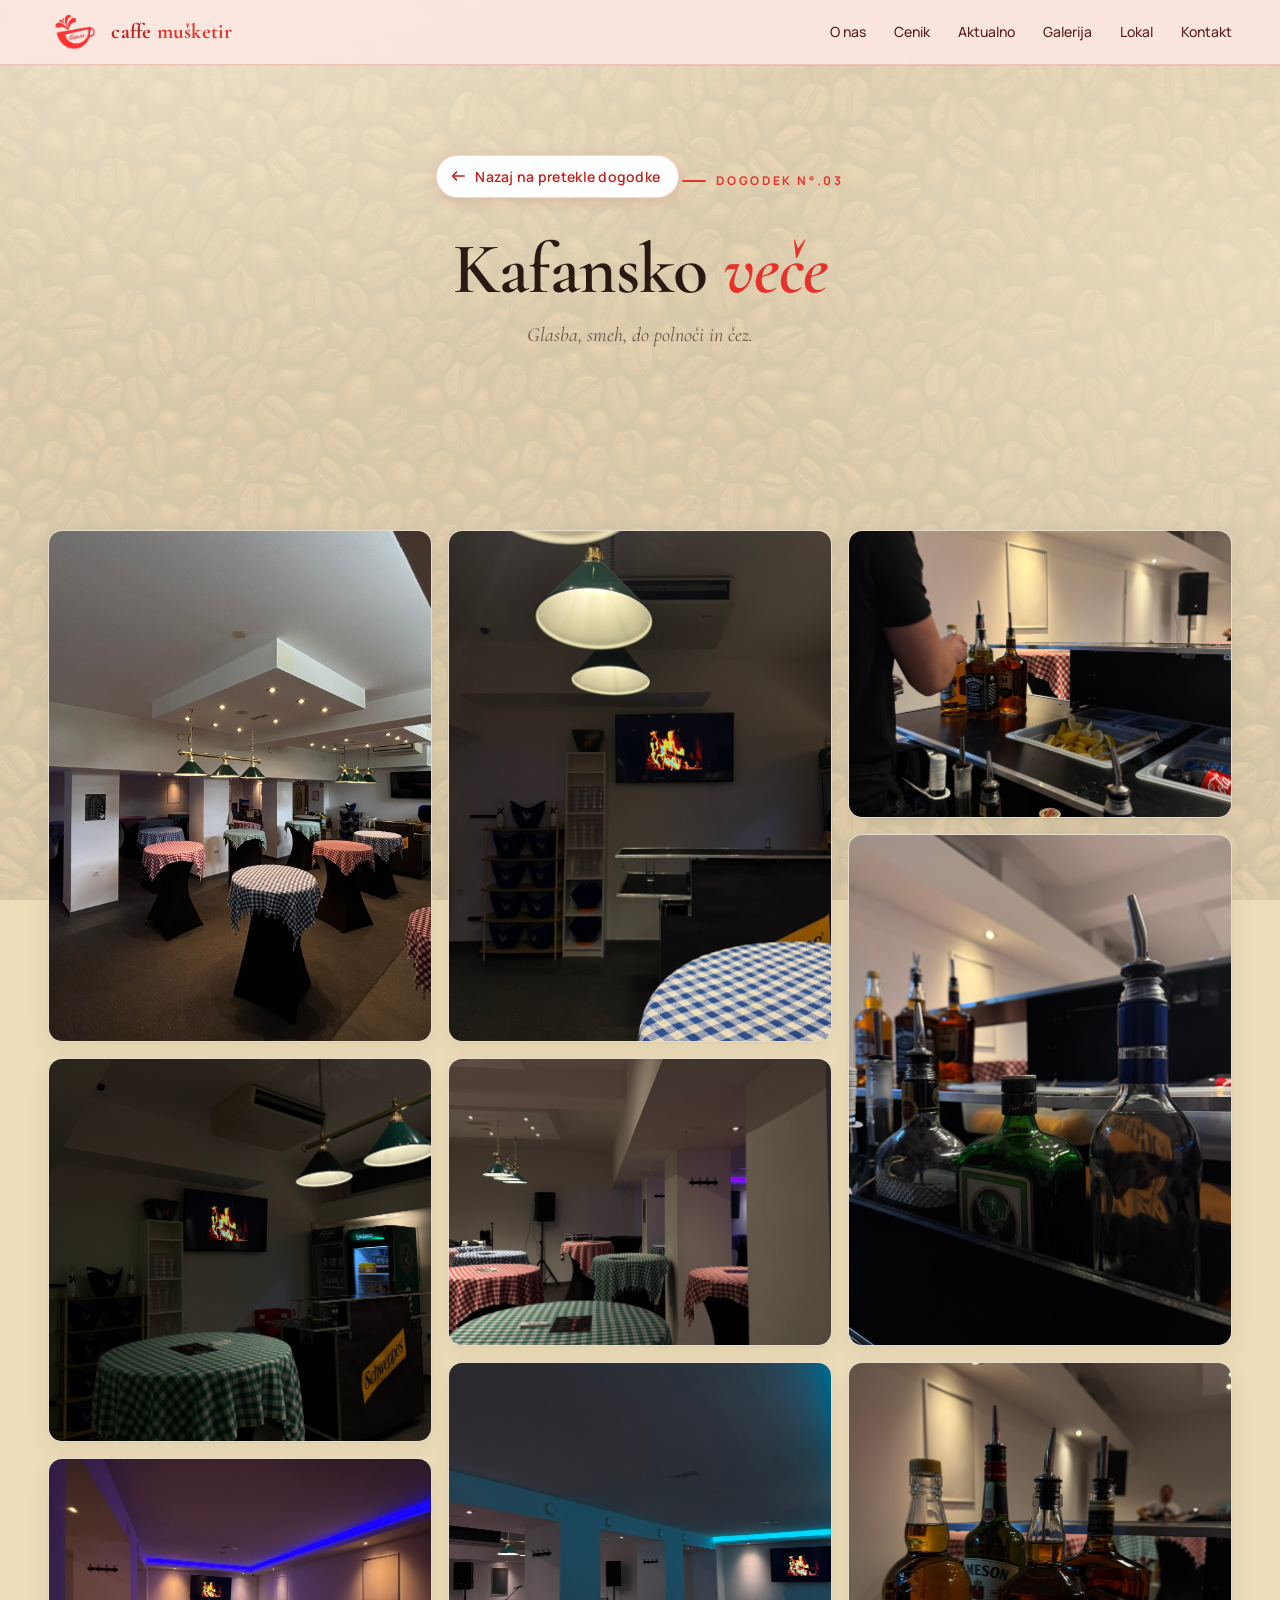
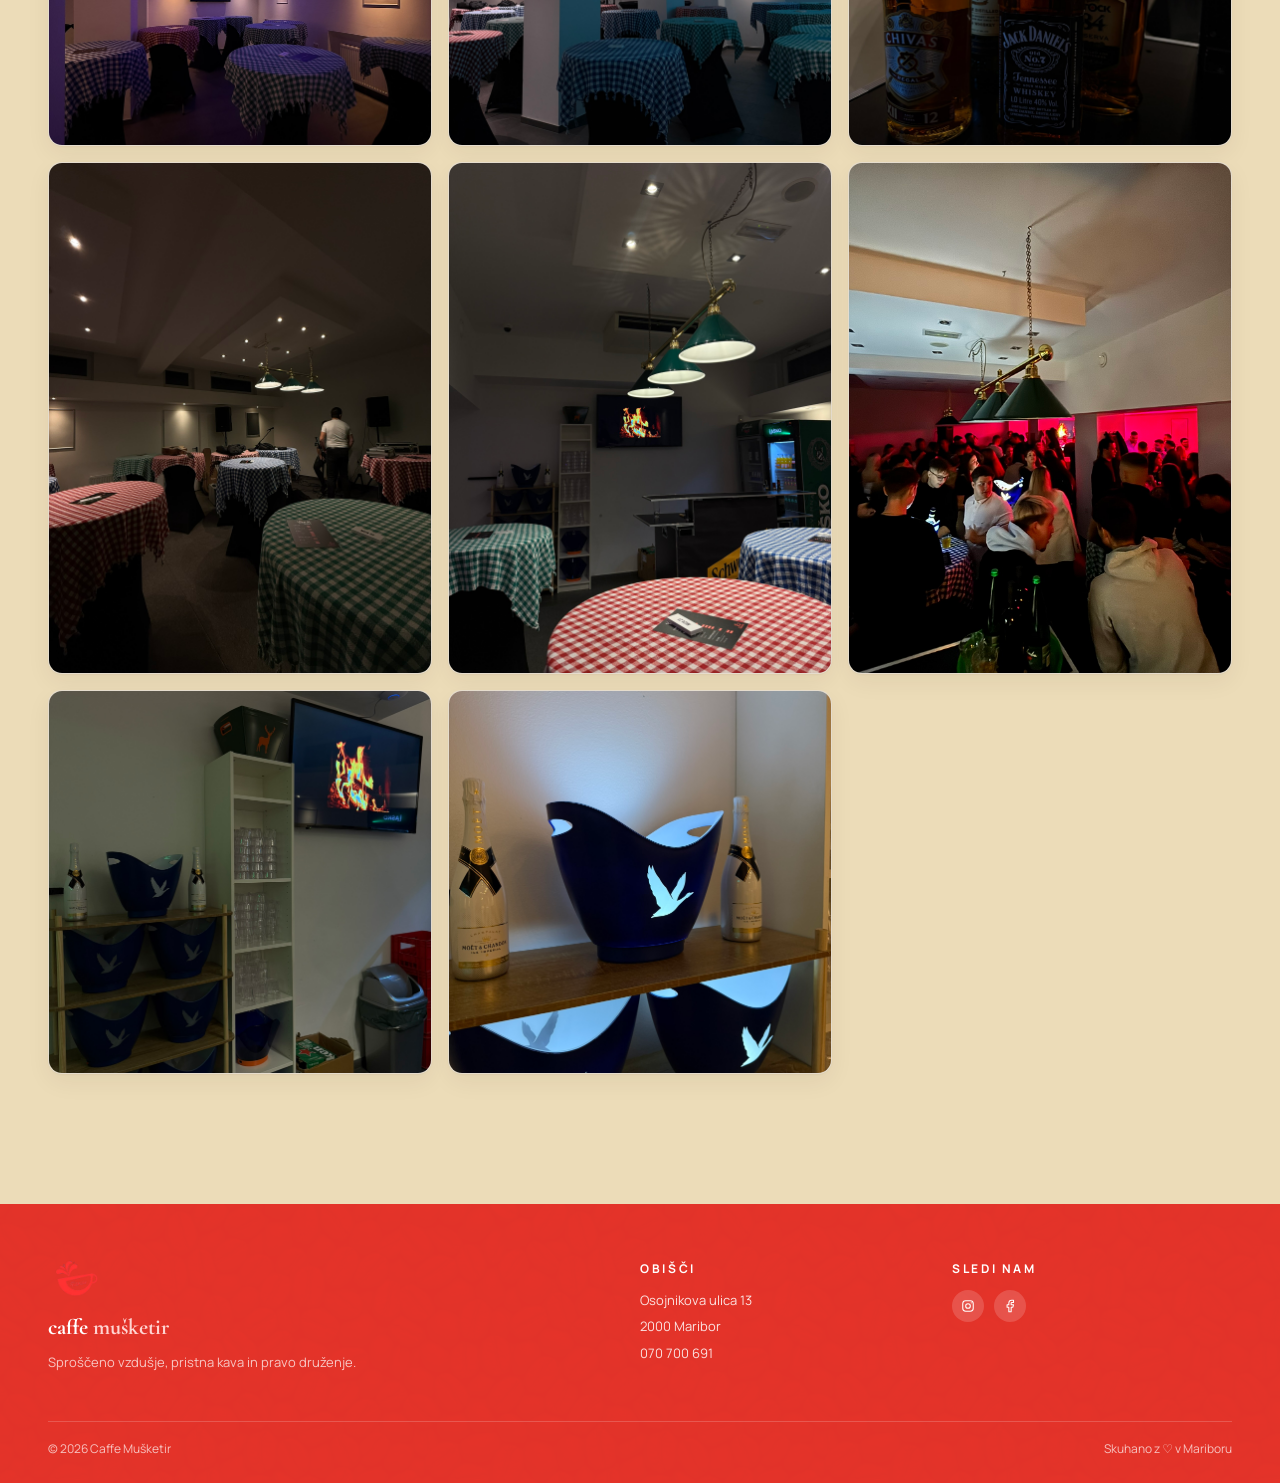
<file: kafansko.html>
<!doctype html>
<html lang="sl">
<head>
<meta charset="utf-8" />
<title>Kafansko veče — Caffe Mušketir</title>
<meta name="viewport" content="width=device-width, initial-scale=1" />
<link rel="icon" href="assets/favicon.png" type="image/png" />
<link rel="preconnect" href="https://fonts.googleapis.com" />
<link rel="preconnect" href="https://fonts.gstatic.com" crossorigin />
<link href="https://fonts.googleapis.com/css2?family=Cormorant+Garamond:ital,wght@0,400;0,500;0,600;0,700;1,400;1,600;1,700&family=Manrope:wght@400;500;600;700;800&display=swap" rel="stylesheet" />
<link rel="stylesheet" href="styles.css" />
<link rel="stylesheet" href="styles-sections.css" />
<link rel="stylesheet" href="styles-v2.css" />
<link rel="stylesheet" href="styles-v3.css" />
<link rel="stylesheet" href="styles-v4.css" />
<link rel="stylesheet" href="styles-mobile.css" />
<style>
  .ev-hero { padding: 80px 0 24px; text-align: center; }
  .ev-hero h1 { font-size: clamp(40px, 6vw, 72px); margin: 6px 0 0; }
  .ev-hero .sub { max-width: 540px; margin: 12px auto 0; color: var(--ink-soft); font-style: italic; font-family: "Cormorant Garamond", serif; font-size: 20px; }
  .ev-gallery { padding: 32px 0 80px; }
  .ev-grid { columns: 3; column-gap: 16px; }
  .ev-grid > * {
    break-inside: avoid; margin-bottom: 16px; border-radius: 14px; overflow: hidden;
    background: var(--cream-light); border: 1px solid rgba(43,26,19,.1);
    box-shadow: var(--shadow-1); cursor: zoom-in;
    transition: transform .25s ease, box-shadow .25s ease;
  }
  .ev-grid > *:hover { transform: translateY(-3px); box-shadow: 0 12px 30px rgba(43,26,19,.18); }
  .ev-grid > .h-tall   { aspect-ratio: 3 / 4; }
  .ev-grid > .h-square { aspect-ratio: 1 / 1; }
  .ev-grid > .h-wide   { aspect-ratio: 4 / 3; }
  @media (max-width: 900px) { .ev-grid { columns: 2; } }
  @media (max-width: 560px) { .ev-grid { columns: 1; } }
  .lightbox {
    position: fixed; inset: 0; background: rgba(20,12,8,.94); z-index: 1000;
    display: none; flex-direction: column; backdrop-filter: blur(8px);
  }
  .lightbox.open { display: flex; }
  .lb-top { display: flex; align-items: center; justify-content: space-between; padding: 18px 28px; color: #fff; }
  .lb-title { font-family: "Cormorant Garamond", serif; font-size: 24px; font-weight: 600; }
  .lb-count { font-size: 13px; opacity: .7; letter-spacing: .14em; }
  .lb-close {
    width: 44px; height: 44px; border-radius: 50%; background: rgba(255,255,255,.1);
    border: none; cursor: pointer; color: #fff; display: grid; place-items: center;
    transition: background .2s, transform .2s;
  }
  .lb-close:hover { background: var(--red); transform: rotate(90deg); }
  .lb-stage { flex: 1; display: grid; place-items: center; position: relative; padding: 0 80px; min-height: 0; }
  .lb-stage img { max-width: 100%; max-height: calc(100vh - 160px); object-fit: contain; border-radius: 8px; }
  .lb-nav {
    position: absolute; top: 50%; transform: translateY(-50%);
    width: 56px; height: 56px; border-radius: 50%;
    background: rgba(255,255,255,.12); border: none; cursor: pointer; color: #fff;
    display: grid; place-items: center; transition: background .2s;
  }
  .lb-nav:hover { background: var(--red); }
  .lb-nav.prev { left: 16px; } .lb-nav.next { right: 16px; }
  .lb-nav:disabled { opacity: .3; cursor: not-allowed; }
  .lb-nav:disabled:hover { background: rgba(255,255,255,.12); }
  @media (max-width: 700px) { .lb-stage { padding: 0 12px; } .lb-nav { width: 44px; height: 44px; } }
</style>
</head>
<body>

<header class="nav">
  <div class="nav-inner">
    <a href="index.html" class="nav-brand">
      <img src="assets/favicon.png" alt="" />
      <span class="nb-name">caffe <span class="accent">mušketir</span></span>
    </a>
    <nav class="nav-links" aria-label="Glavna navigacija">
      <a href="index.html#o-nas">O nas</a>
      <a href="index.html#cenik">Cenik</a>
      <a href="index.html#aktualno">Aktualno</a>
      <a href="index.html#galerija">Galerija</a>
      <a href="index.html#lokal">Lokal</a>
      <a href="index.html#kontakt">Kontakt</a>
    </nav>
    <button class="burger-btn" aria-label="Meni" aria-expanded="false"
      onclick="document.body.classList.toggle('nav-open'); this.setAttribute('aria-expanded', document.body.classList.contains('nav-open'));">
      <span class="bar"></span>
    </button>
  </div>
</header>

<main>
<section class="ev-hero wrap">
  <a class="back-pill" href="pretekli-dogodki.html">
    <svg width="14" height="12" viewBox="0 0 18 14" fill="none"><path d="M17 7H2M7 2 2 7l5 5" stroke="currentColor" stroke-width="2" stroke-linecap="round" stroke-linejoin="round"/></svg>
    Nazaj na pretekle dogodke
  </a>
  <p class="eyebrow" style="justify-content:center;">Dogodek N°.03</p>
  <h1>Kafansko <em class="accent">veče</em></h1>
  <p class="sub">Glasba, smeh, do polnoči in čez.</p>
</section>

<section class="ev-gallery">
  <div class="wrap">
    <!-- Slike se generirajo samodejno iz spodnjega skripta -->
    <div class="ev-grid" id="ev-grid"></div>
  </div>
</section>
</main>

<!-- Lightbox -->
<div class="lightbox" id="lightbox" aria-hidden="true">
  <div class="lb-top">
    <div>
      <div class="lb-title">Kafansko veče</div>
      <div class="lb-count" id="lb-count">— / —</div>
    </div>
    <button class="lb-close" aria-label="Zapri" onclick="closeLightbox()">
      <svg width="20" height="20" viewBox="0 0 24 24" fill="none"><path d="M6 6l12 12M6 18 18 6" stroke="currentColor" stroke-width="2" stroke-linecap="round"/></svg>
    </button>
  </div>
  <div class="lb-stage">
    <button class="lb-nav prev" id="lb-prev" aria-label="Prejšnja">
      <svg width="20" height="20" viewBox="0 0 24 24" fill="none"><path d="M15 6l-6 6 6 6" stroke="currentColor" stroke-width="2" stroke-linecap="round" stroke-linejoin="round"/></svg>
    </button>
    <div id="lb-content"></div>
    <button class="lb-nav next" id="lb-next" aria-label="Naslednja">
      <svg width="20" height="20" viewBox="0 0 24 24" fill="none"><path d="M9 6l6 6-6 6" stroke="currentColor" stroke-width="2" stroke-linecap="round" stroke-linejoin="round"/></svg>
    </button>
  </div>
</div>

<footer class="footer">
  <div class="wrap">
    <div class="footer-grid footer-grid-3">
      <div class="footer-brand">
        <img src="assets/favicon.png" alt="" />
        <div class="ftxt">caffe <span class="accent">mušketir</span></div>
        <p>Sproščeno vzdušje, pristna kava in pravo druženje.</p>
      </div>
      <div><h4>Obišči</h4>
        <ul><li>Osojnikova ulica 13</li><li>2000 Maribor</li><li><a href="tel:+38670700691">070 700 691</a></li></ul>
      </div>
      <div><h4>Sledi nam</h4>
        <div class="socials">
          <a href="https://instagram.com/caffemusketir" target="_blank" rel="noopener" aria-label="Instagram">
            <svg width="16" height="16" viewBox="0 0 24 24" fill="none"><rect x="3" y="3" width="18" height="18" rx="5" stroke="currentColor" stroke-width="1.8"/><circle cx="12" cy="12" r="4" stroke="currentColor" stroke-width="1.8"/><circle cx="17.5" cy="6.5" r="1" fill="currentColor"/></svg>
          </a>
          <a href="https://www.facebook.com/profile.php?id=61573121475328&locale=sl_SI" target="_blank" rel="noopener" aria-label="Facebook">
            <svg width="16" height="16" viewBox="0 0 24 24" fill="none"><path d="M18 2h-3a5 5 0 0 0-5 5v3H7v4h3v8h4v-8h3l1-4h-4V7a1 1 0 0 1 1-1h3z" stroke="currentColor" stroke-width="1.8" stroke-linejoin="round"/></svg>
          </a>
        </div>
      </div>
    </div>
    <div class="footer-bottom">
      <span>© 2026 Caffe Mušketir</span><span>Skuhano z ♡ v Mariboru</span>
    </div>
  </div>
</footer>

<script>
// ═══════════════════════════════════════════════
//  KONFIGURACIJA — samo to uredi če dodaš slike
// ═══════════════════════════════════════════════
const CONFIG = {
  mapa:   "assets/dogodki/kafansko", // mapa s slikami
  ime:    "kafansko",                // ime datoteke (brez številke)
  skupaj: 14,                         // skupno število slik
  ext:    "JPEG",                      // končnica večine slik
  // Posebni primeri: { stevilka: "drugacna_koncnica" }
  posebni: {}  // ni posebnih primerov
};
// ═══════════════════════════════════════════════

const SIZES = ["h-tall","h-square","h-wide","h-tall","h-square","h-tall","h-wide","h-square"];
const grid  = document.getElementById("ev-grid");

// Generiraj mrežo slik
for (let i = 1; i <= CONFIG.skupaj; i++) {
  const ext = CONFIG.posebni[i] ?? CONFIG.ext;
  const num = String(i).padStart(2, "0");
  const src = `${CONFIG.mapa}/${CONFIG.ime}-${num}.${ext}`;

  const wrap = document.createElement("div");
  wrap.className    = SIZES[(i - 1) % SIZES.length];
  wrap.dataset.idx  = i - 1;

  const img = document.createElement("img");
  img.src     = src;
  img.alt     = `Kafansko veče ${i}`;
  img.loading = "lazy"; // za 73 slik je lazy load nujno!

  wrap.appendChild(img);
  grid.appendChild(wrap);
  wrap.addEventListener("click", () => openLightbox(i - 1));
}

// ── Lightbox ──────────────────────────────────
const lb       = document.getElementById("lightbox");
const lbContent= document.getElementById("lb-content");
const lbCount  = document.getElementById("lb-count");
const lbPrev   = document.getElementById("lb-prev");
const lbNext   = document.getElementById("lb-next");
let lbIdx = 0, lbImages = [];

function openLightbox(idx) {
  lbImages = Array.from(grid.querySelectorAll("img")).map(i => i.src);
  if (!lbImages.length) return;
  lbIdx = Math.min(idx, lbImages.length - 1);
  lb.classList.add("open"); lb.setAttribute("aria-hidden","false");
  document.body.style.overflow = "hidden";
  renderLb();
}
function closeLightbox() {
  lb.classList.remove("open"); lb.setAttribute("aria-hidden","true");
  document.body.style.overflow = "";
}
window.closeLightbox = closeLightbox;

function renderLb() {
  lbContent.innerHTML = "";
  const img = document.createElement("img");
  img.src = lbImages[lbIdx];
  lbContent.appendChild(img);
  lbCount.textContent = `${lbIdx + 1} / ${lbImages.length}`;
  lbPrev.disabled = lbIdx === 0;
  lbNext.disabled = lbIdx === lbImages.length - 1;
}
lbPrev.onclick = () => { if (lbIdx > 0) { lbIdx--; renderLb(); } };
lbNext.onclick = () => { if (lbIdx < lbImages.length - 1) { lbIdx++; renderLb(); } };
document.addEventListener("keydown", e => {
  if (!lb.classList.contains("open")) return;
  if (e.key === "Escape")     closeLightbox();
  if (e.key === "ArrowLeft")  lbPrev.click();
  if (e.key === "ArrowRight") lbNext.click();
});
lb.addEventListener("click", e => { if (e.target === lb) closeLightbox(); });
</script>
<script src="auth.js"></script>
</body>
</html>
</file>
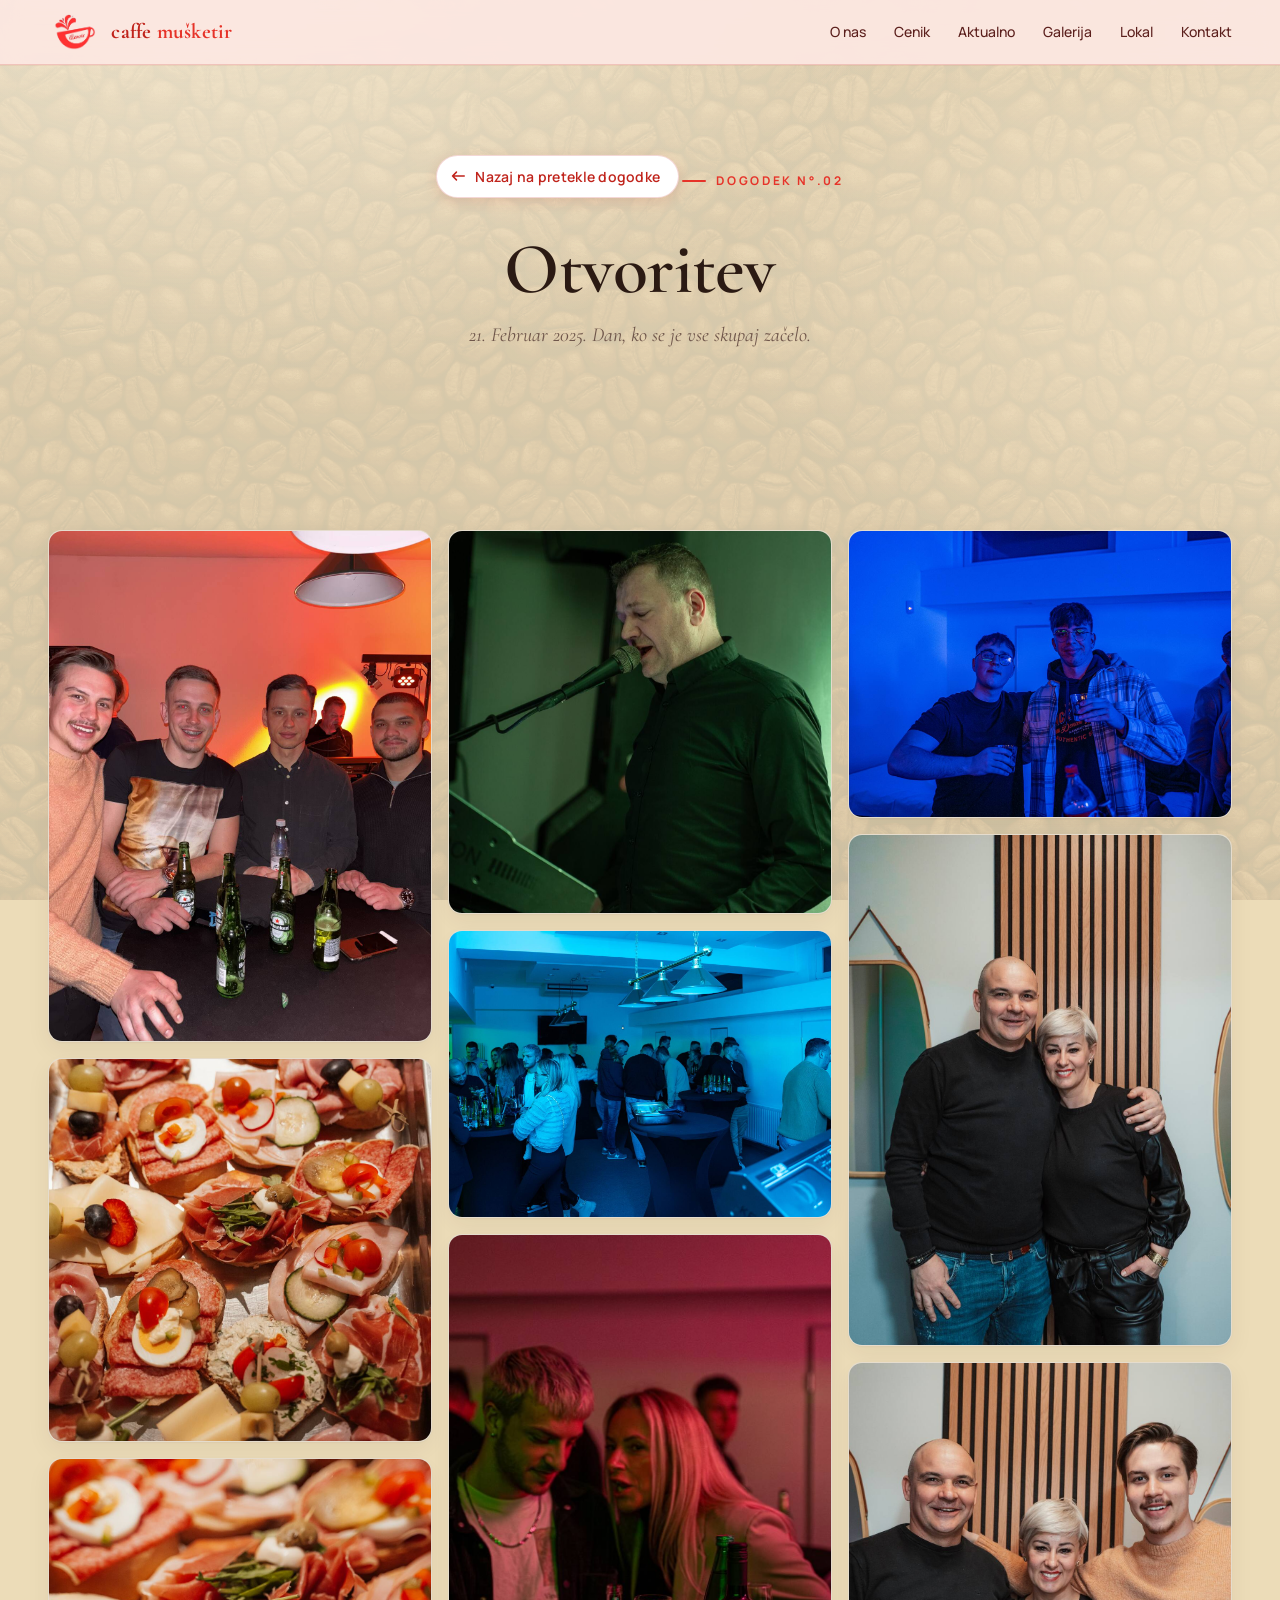
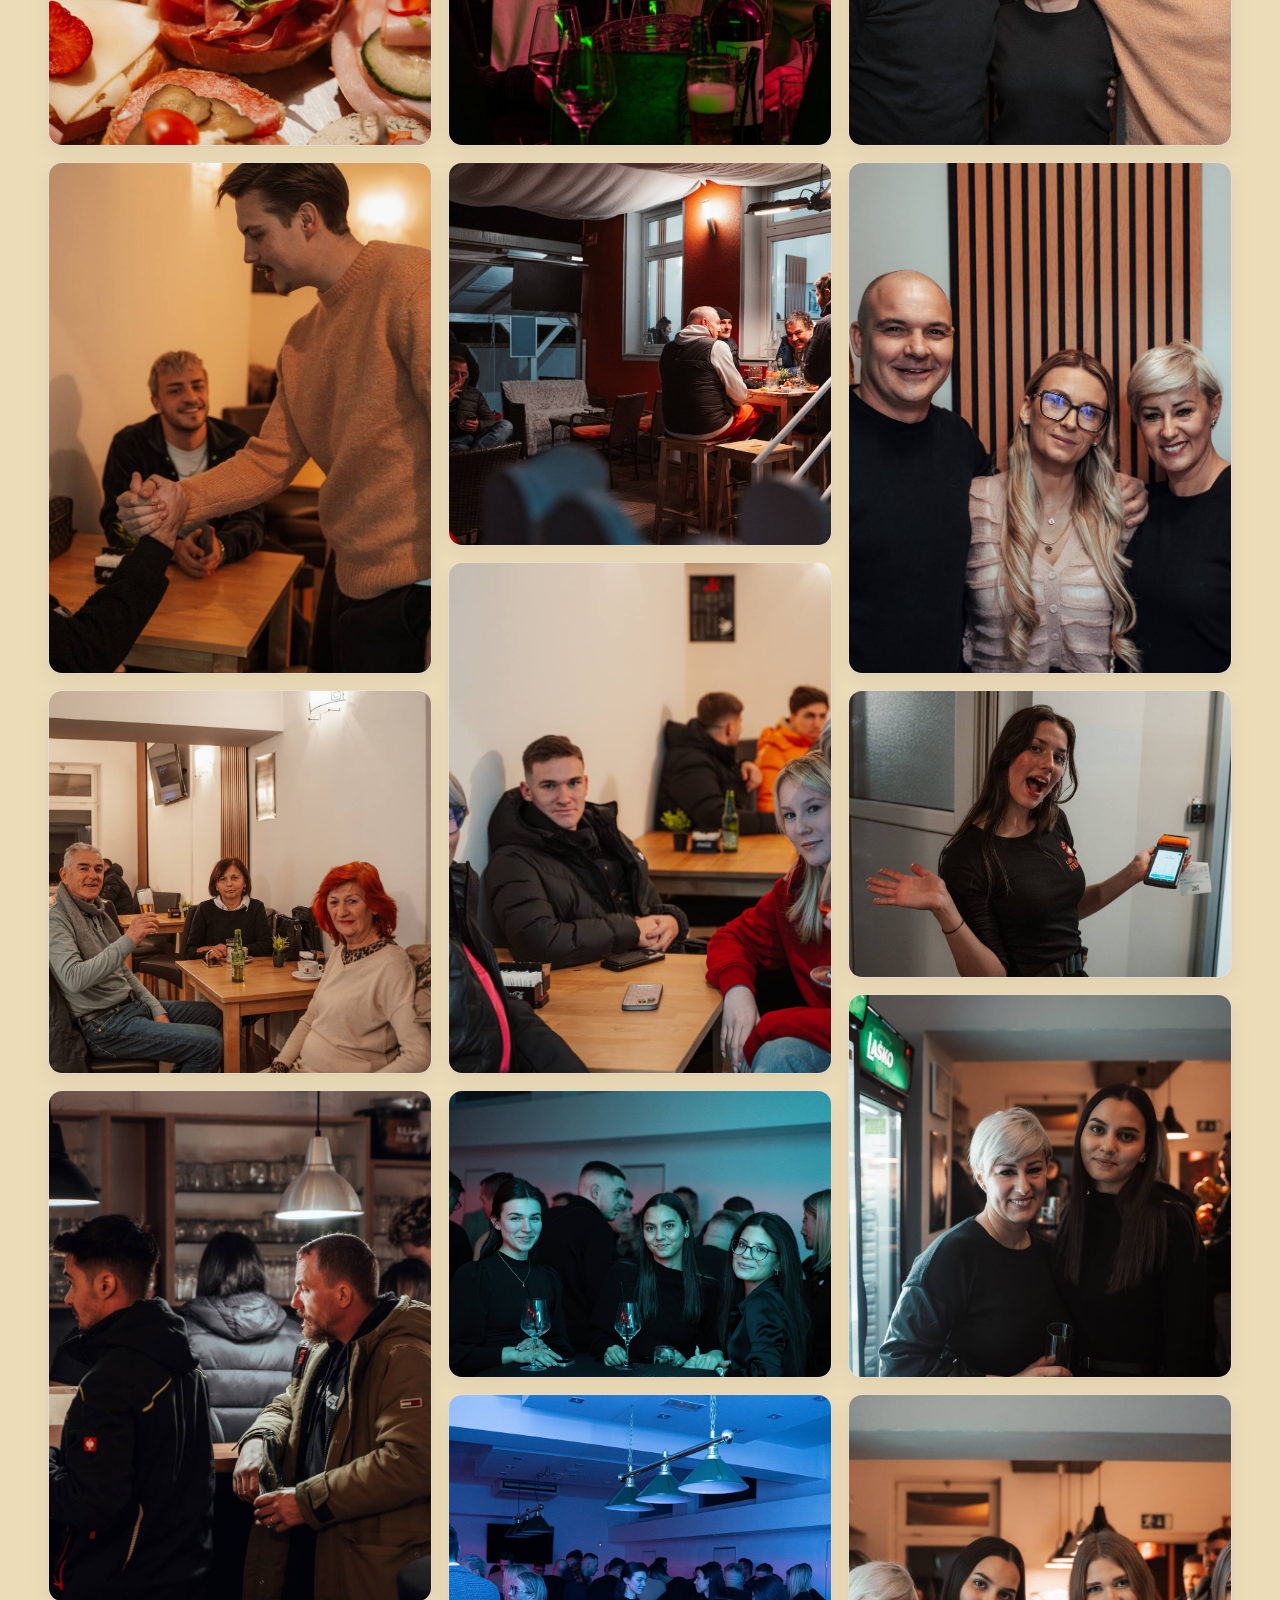
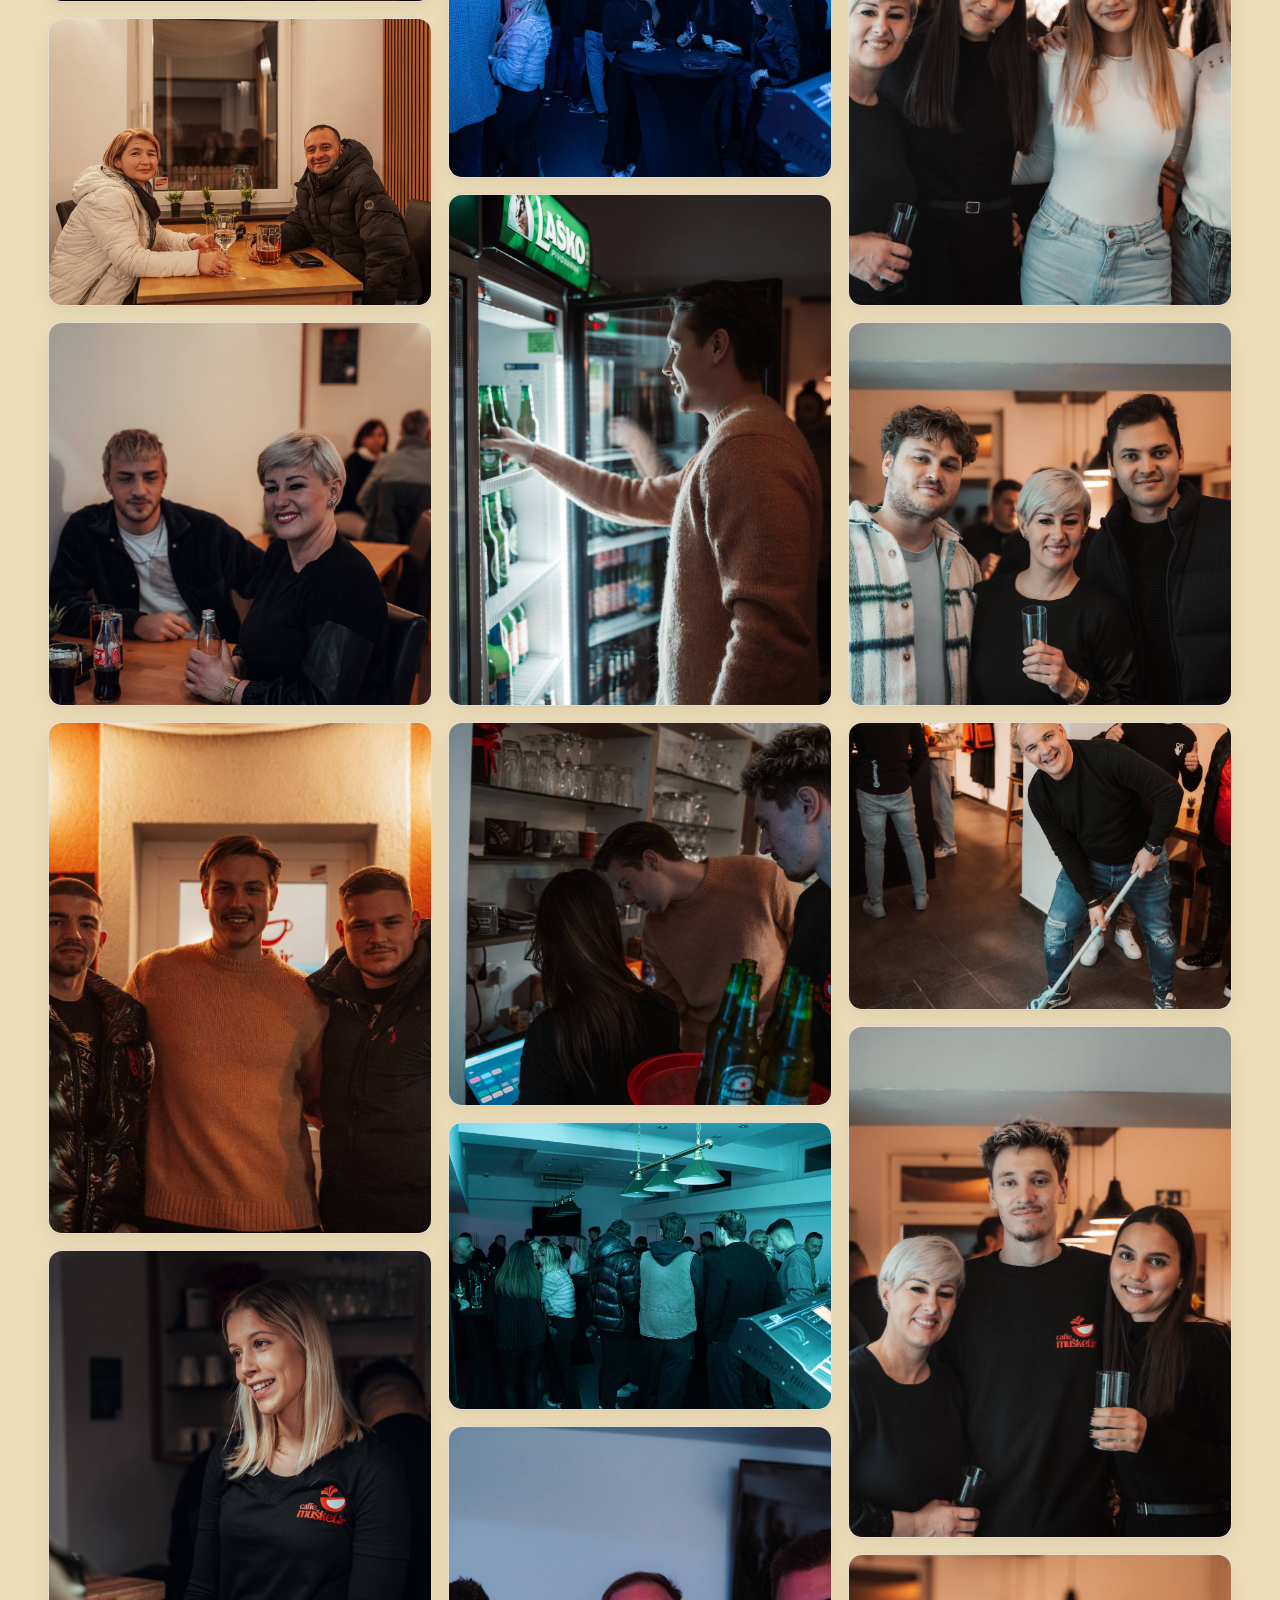
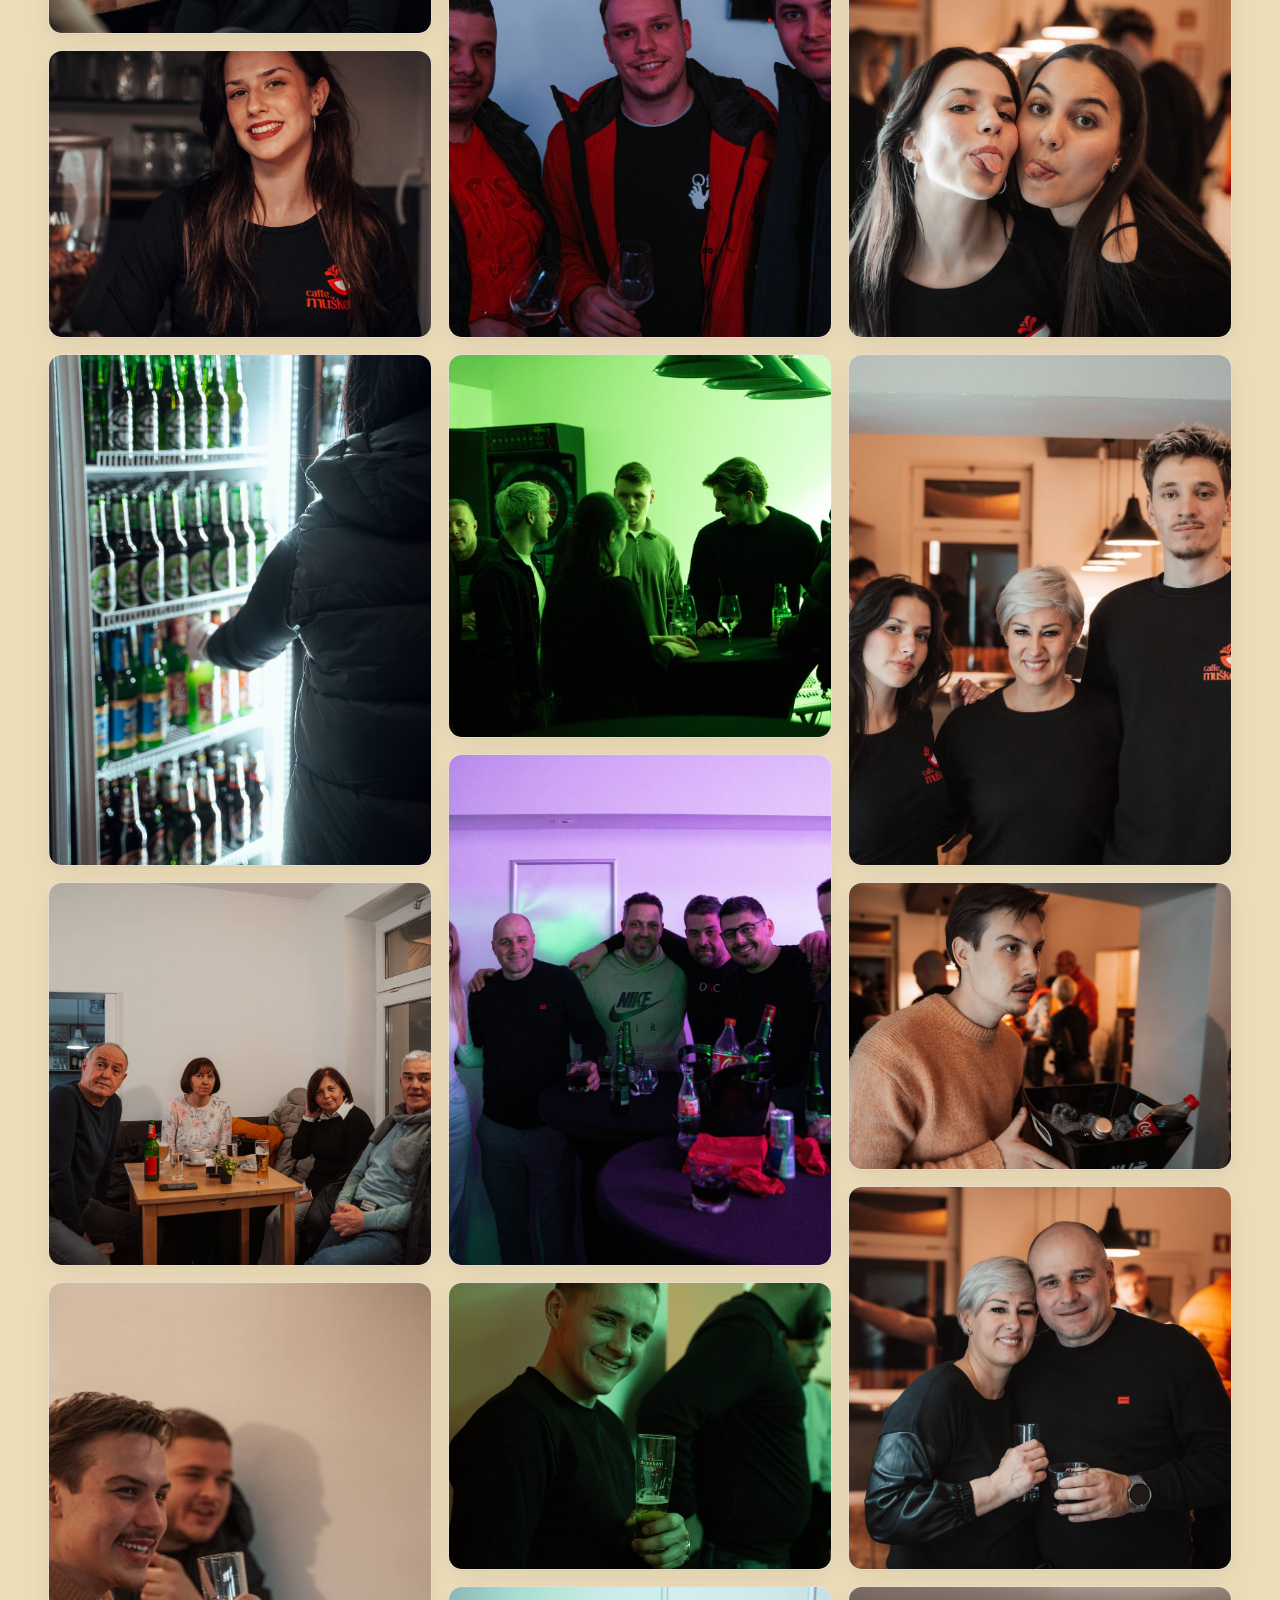
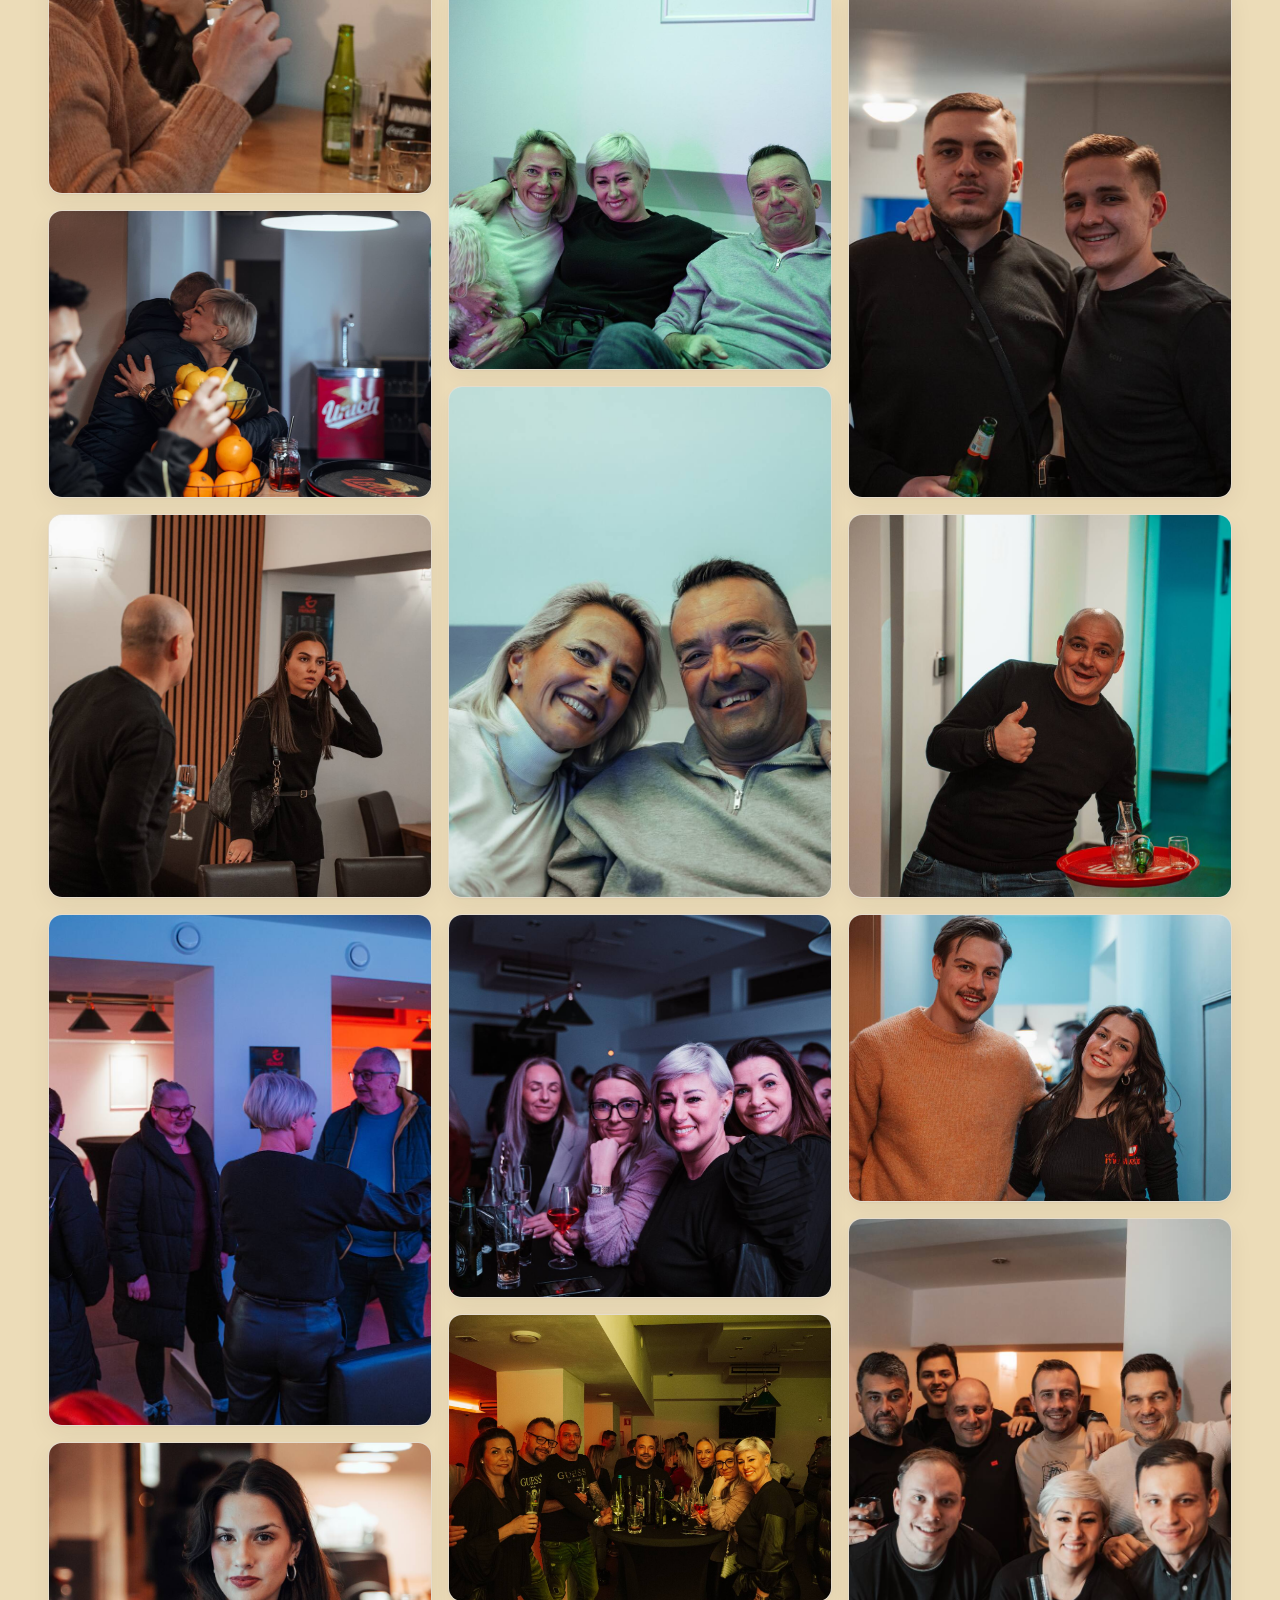
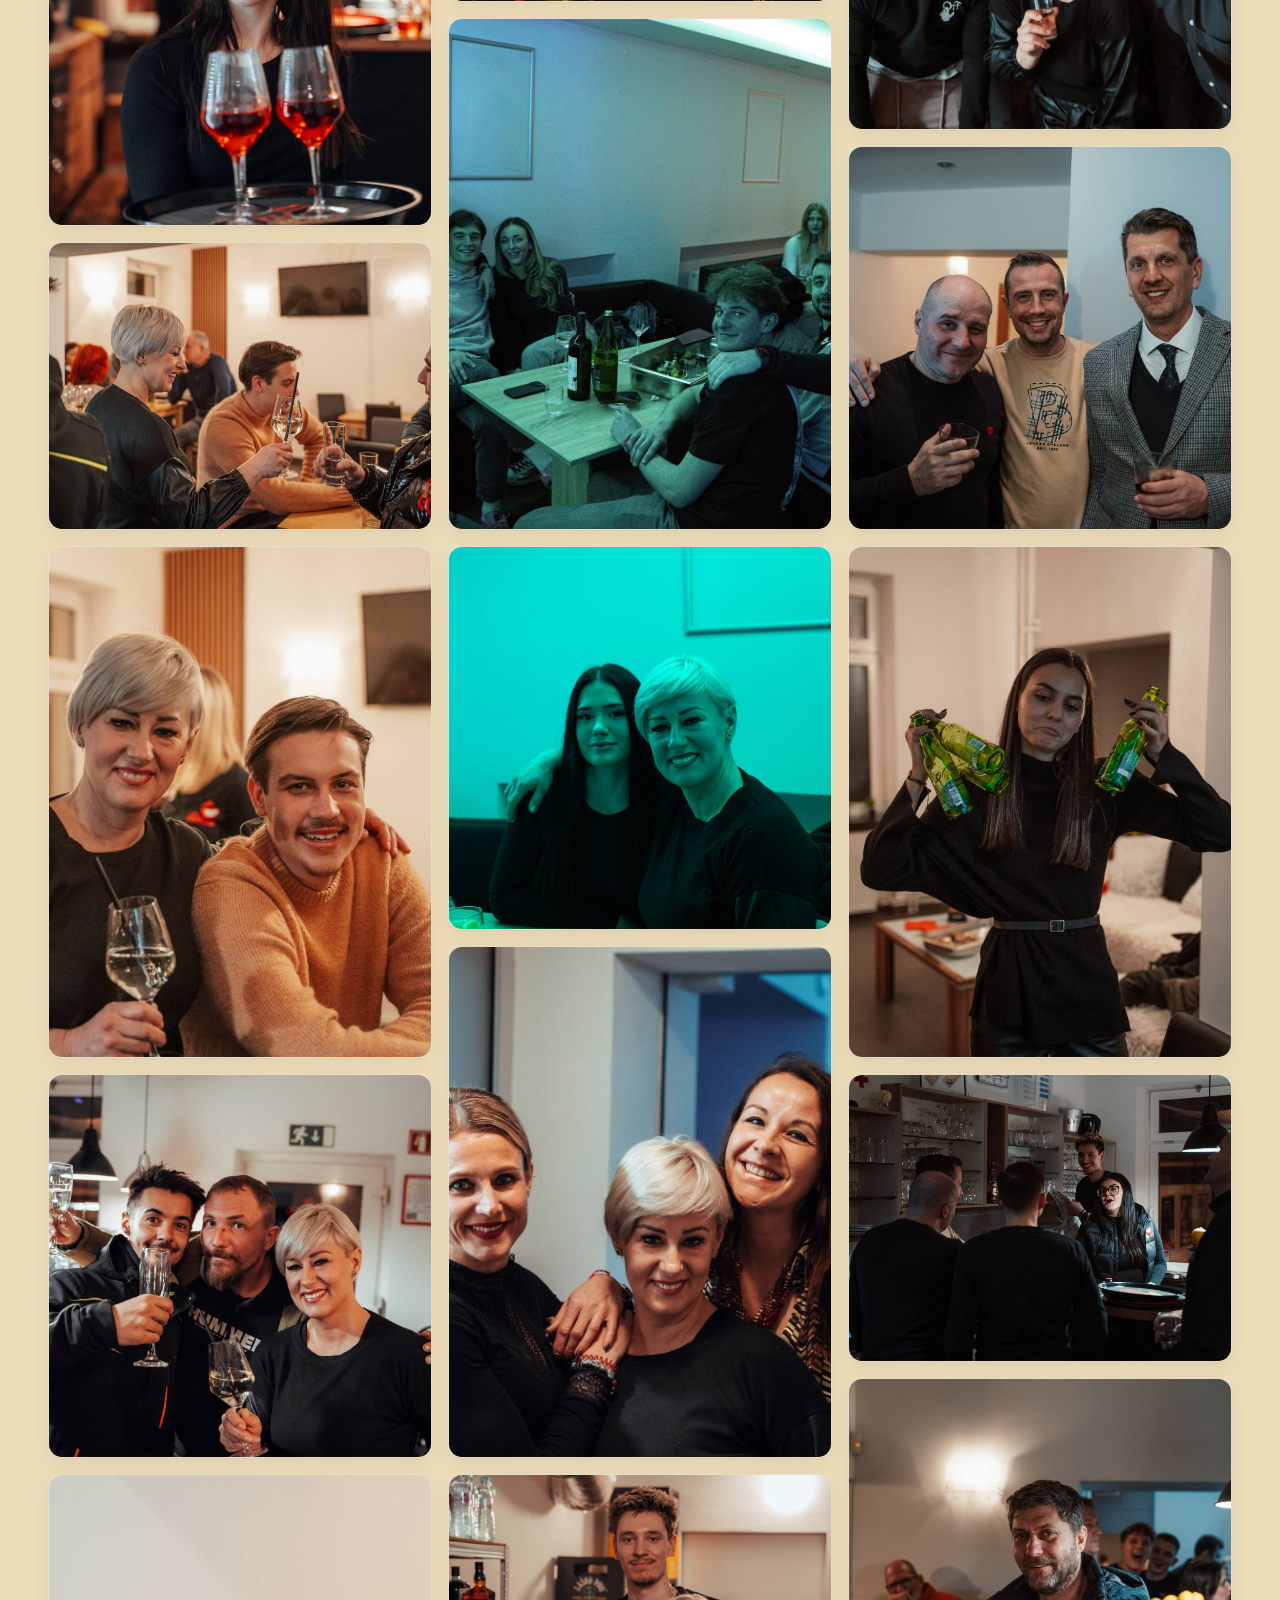
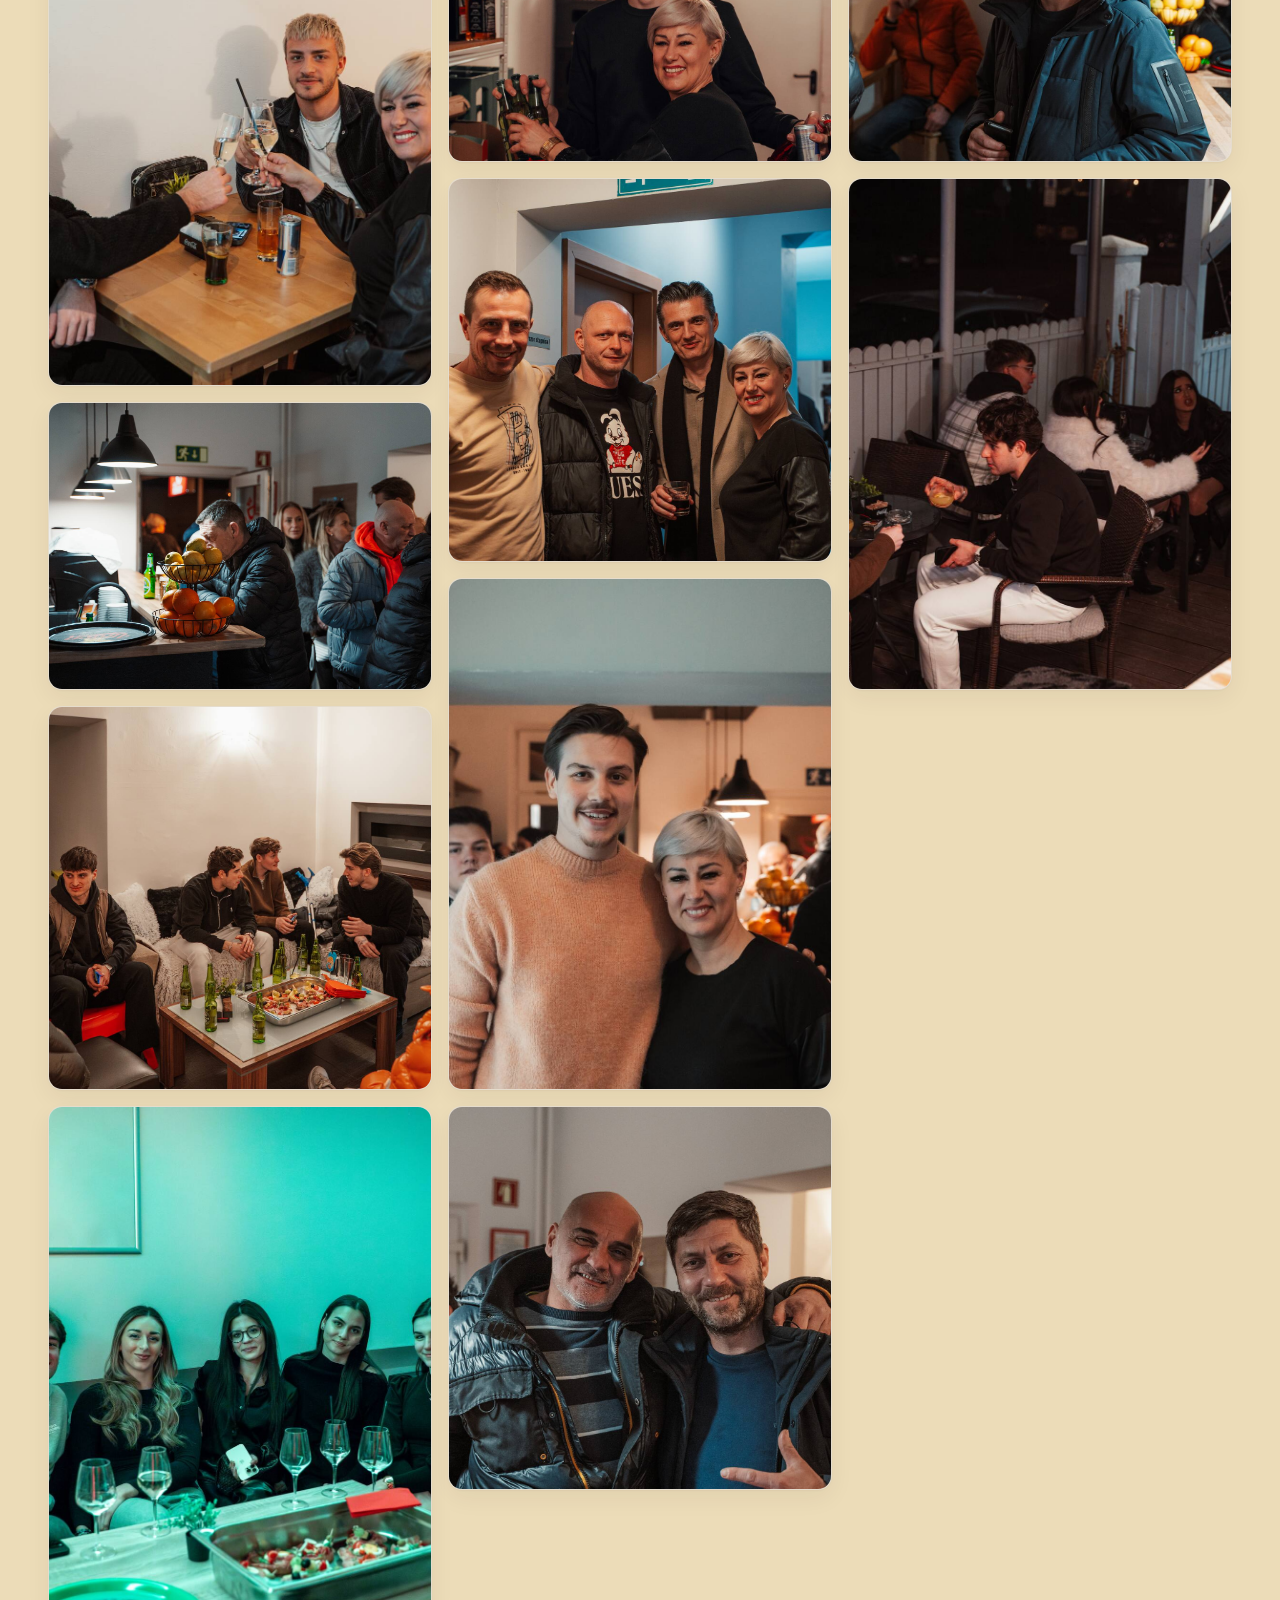
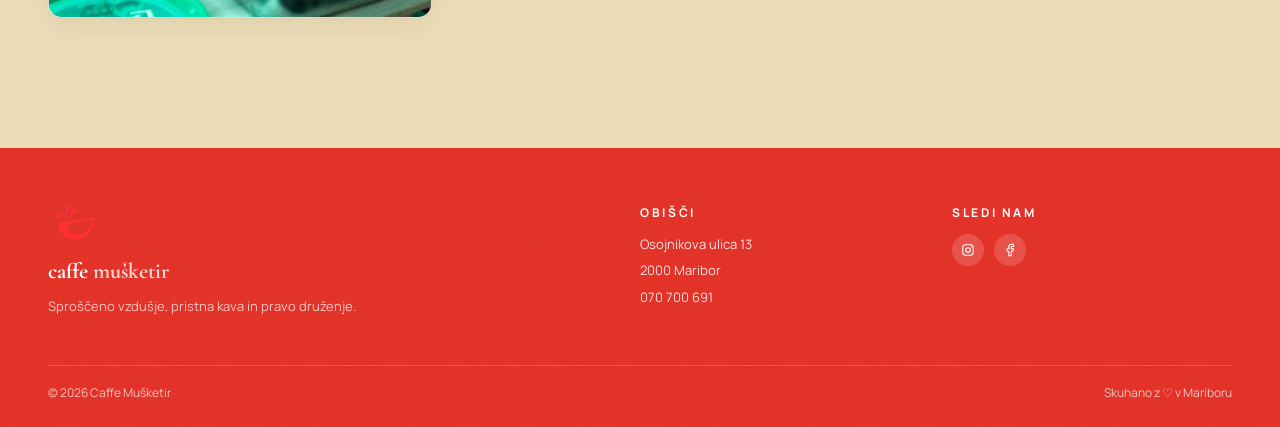
<file: otvoritev.html>
<!doctype html>
<html lang="sl">
<head>
<meta charset="utf-8" />
<title>Otvoritev — Caffe Mušketir</title>
<meta name="viewport" content="width=device-width, initial-scale=1" />
<link rel="icon" href="assets/favicon.png" type="image/png" />
<link rel="preconnect" href="https://fonts.googleapis.com" />
<link rel="preconnect" href="https://fonts.gstatic.com" crossorigin />
<link href="https://fonts.googleapis.com/css2?family=Cormorant+Garamond:ital,wght@0,400;0,500;0,600;0,700;1,400;1,600;1,700&family=Manrope:wght@400;500;600;700;800&display=swap" rel="stylesheet" />
<link rel="stylesheet" href="styles.css" />
<link rel="stylesheet" href="styles-sections.css" />
<link rel="stylesheet" href="styles-v2.css" />
<link rel="stylesheet" href="styles-v3.css" />
<link rel="stylesheet" href="styles-v4.css" />
<link rel="stylesheet" href="styles-mobile.css" />
<style>
  .ev-hero { padding: 80px 0 24px; text-align: center; }
  .ev-hero h1 { font-size: clamp(40px, 6vw, 72px); margin: 6px 0 0; }
  .ev-hero .sub { max-width: 540px; margin: 12px auto 0; color: var(--ink-soft); font-style: italic; font-family: "Cormorant Garamond", serif; font-size: 20px; }
  .ev-gallery { padding: 32px 0 80px; }
  .ev-grid { columns: 3; column-gap: 16px; }
  .ev-grid > * {
    break-inside: avoid; margin-bottom: 16px; border-radius: 14px; overflow: hidden;
    background: var(--cream-light); border: 1px solid rgba(43,26,19,.1);
    box-shadow: var(--shadow-1); cursor: zoom-in;
    transition: transform .25s ease, box-shadow .25s ease;
  }
  .ev-grid > *:hover { transform: translateY(-3px); box-shadow: 0 12px 30px rgba(43,26,19,.18); }
  .ev-grid > .h-tall   { aspect-ratio: 3 / 4; }
  .ev-grid > .h-square { aspect-ratio: 1 / 1; }
  .ev-grid > .h-wide   { aspect-ratio: 4 / 3; }
  @media (max-width: 900px) { .ev-grid { columns: 2; } }
  @media (max-width: 560px) { .ev-grid { columns: 1; } }
  .lightbox {
    position: fixed; inset: 0; background: rgba(20,12,8,.94); z-index: 1000;
    display: none; flex-direction: column; backdrop-filter: blur(8px);
  }
  .lightbox.open { display: flex; }
  .lb-top { display: flex; align-items: center; justify-content: space-between; padding: 18px 28px; color: #fff; }
  .lb-title { font-family: "Cormorant Garamond", serif; font-size: 24px; font-weight: 600; }
  .lb-count { font-size: 13px; opacity: .7; letter-spacing: .14em; }
  .lb-close {
    width: 44px; height: 44px; border-radius: 50%; background: rgba(255,255,255,.1);
    border: none; cursor: pointer; color: #fff; display: grid; place-items: center;
    transition: background .2s, transform .2s;
  }
  .lb-close:hover { background: var(--red); transform: rotate(90deg); }
  .lb-stage { flex: 1; display: grid; place-items: center; position: relative; padding: 0 80px; min-height: 0; }
  .lb-stage img { max-width: 100%; max-height: calc(100vh - 160px); object-fit: contain; border-radius: 8px; }
  .lb-nav {
    position: absolute; top: 50%; transform: translateY(-50%);
    width: 56px; height: 56px; border-radius: 50%;
    background: rgba(255,255,255,.12); border: none; cursor: pointer; color: #fff;
    display: grid; place-items: center; transition: background .2s;
  }
  .lb-nav:hover { background: var(--red); }
  .lb-nav.prev { left: 16px; } .lb-nav.next { right: 16px; }
  .lb-nav:disabled { opacity: .3; cursor: not-allowed; }
  .lb-nav:disabled:hover { background: rgba(255,255,255,.12); }
  @media (max-width: 700px) { .lb-stage { padding: 0 12px; } .lb-nav { width: 44px; height: 44px; } }
</style>
</head>
<body>

<header class="nav">
  <div class="nav-inner">
    <a href="index.html" class="nav-brand">
      <img src="assets/favicon.png" alt="" />
      <span class="nb-name">caffe <span class="accent">mušketir</span></span>
    </a>
    <nav class="nav-links" aria-label="Glavna navigacija">
      <a href="index.html#o-nas">O nas</a>
      <a href="index.html#cenik">Cenik</a>
      <a href="index.html#aktualno">Aktualno</a>
      <a href="index.html#galerija">Galerija</a>
      <a href="index.html#lokal">Lokal</a>
      <a href="index.html#kontakt">Kontakt</a>
    </nav>
    <button class="burger-btn" aria-label="Meni" aria-expanded="false"
      onclick="document.body.classList.toggle('nav-open'); this.setAttribute('aria-expanded', document.body.classList.contains('nav-open'));">
      <span class="bar"></span>
    </button>
  </div>
</header>

<main>
<section class="ev-hero wrap">
  <a class="back-pill" href="pretekli-dogodki.html">
    <svg width="14" height="12" viewBox="0 0 18 14" fill="none"><path d="M17 7H2M7 2 2 7l5 5" stroke="currentColor" stroke-width="2" stroke-linecap="round" stroke-linejoin="round"/></svg>
    Nazaj na pretekle dogodke
  </a>
  <p class="eyebrow" style="justify-content:center;">Dogodek N°.02</p>
  <h1>Otvoritev</h1>
  <p class="sub">21. Februar 2025. Dan, ko se je vse skupaj začelo.</p>
</section>

<section class="ev-gallery">
  <div class="wrap">
    <!-- Slike se generirajo samodejno iz spodnjega skripta -->
    <div class="ev-grid" id="ev-grid"></div>
  </div>
</section>
</main>

<!-- Lightbox -->
<div class="lightbox" id="lightbox" aria-hidden="true">
  <div class="lb-top">
    <div>
      <div class="lb-title">Otvoritev</div>
      <div class="lb-count" id="lb-count">— / —</div>
    </div>
    <button class="lb-close" aria-label="Zapri" onclick="closeLightbox()">
      <svg width="20" height="20" viewBox="0 0 24 24" fill="none"><path d="M6 6l12 12M6 18 18 6" stroke="currentColor" stroke-width="2" stroke-linecap="round"/></svg>
    </button>
  </div>
  <div class="lb-stage">
    <button class="lb-nav prev" id="lb-prev" aria-label="Prejšnja">
      <svg width="20" height="20" viewBox="0 0 24 24" fill="none"><path d="M15 6l-6 6 6 6" stroke="currentColor" stroke-width="2" stroke-linecap="round" stroke-linejoin="round"/></svg>
    </button>
    <div id="lb-content"></div>
    <button class="lb-nav next" id="lb-next" aria-label="Naslednja">
      <svg width="20" height="20" viewBox="0 0 24 24" fill="none"><path d="M9 6l6 6-6 6" stroke="currentColor" stroke-width="2" stroke-linecap="round" stroke-linejoin="round"/></svg>
    </button>
  </div>
</div>

<footer class="footer">
  <div class="wrap">
    <div class="footer-grid footer-grid-3">
      <div class="footer-brand">
        <img src="assets/favicon.png" alt="" />
        <div class="ftxt">caffe <span class="accent">mušketir</span></div>
        <p>Sproščeno vzdušje, pristna kava in pravo druženje.</p>
      </div>
      <div><h4>Obišči</h4>
        <ul><li>Osojnikova ulica 13</li><li>2000 Maribor</li><li><a href="tel:+38670700691">070 700 691</a></li></ul>
      </div>
      <div><h4>Sledi nam</h4>
        <div class="socials">
          <a href="https://instagram.com/caffemusketir" target="_blank" rel="noopener" aria-label="Instagram">
            <svg width="16" height="16" viewBox="0 0 24 24" fill="none"><rect x="3" y="3" width="18" height="18" rx="5" stroke="currentColor" stroke-width="1.8"/><circle cx="12" cy="12" r="4" stroke="currentColor" stroke-width="1.8"/><circle cx="17.5" cy="6.5" r="1" fill="currentColor"/></svg>
          </a>
          <a href="https://www.facebook.com/profile.php?id=61573121475328&locale=sl_SI" target="_blank" rel="noopener" aria-label="Facebook">
            <svg width="16" height="16" viewBox="0 0 24 24" fill="none"><path d="M18 2h-3a5 5 0 0 0-5 5v3H7v4h3v8h4v-8h3l1-4h-4V7a1 1 0 0 1 1-1h3z" stroke="currentColor" stroke-width="1.8" stroke-linejoin="round"/></svg>
          </a>
        </div>
      </div>
    </div>
    <div class="footer-bottom">
      <span>© 2026 Caffe Mušketir</span><span>Skuhano z ♡ v Mariboru</span>
    </div>
  </div>
</footer>

<script>
// ═══════════════════════════════════════════════
//  KONFIGURACIJA — samo to uredi če dodaš slike
// ═══════════════════════════════════════════════
const CONFIG = {
  mapa:   "assets/dogodki/otvoritev", // mapa s slikami
  ime:    "otvoritev",                // ime datoteke (brez številke)
  skupaj: 73,                         // skupno število slik
  ext:    "JPG",                      // končnica večine slik
  // Posebni primeri: { stevilka: "drugacna_koncnica" }
  posebni: { 1: "jpg" }
};
// ═══════════════════════════════════════════════

const SIZES = ["h-tall","h-square","h-wide","h-tall","h-square","h-tall","h-wide","h-square"];
const grid  = document.getElementById("ev-grid");

// Generiraj mrežo slik
for (let i = 1; i <= CONFIG.skupaj; i++) {
  const ext = CONFIG.posebni[i] ?? CONFIG.ext;
  const num = String(i).padStart(2, "0");
  const src = `${CONFIG.mapa}/${CONFIG.ime}-${num}.${ext}`;

  const wrap = document.createElement("div");
  wrap.className    = SIZES[(i - 1) % SIZES.length];
  wrap.dataset.idx  = i - 1;

  const img = document.createElement("img");
  img.src     = src;
  img.alt     = `Otvoritev ${i}`;
  img.loading = "lazy"; // za 73 slik je lazy load nujno!

  wrap.appendChild(img);
  grid.appendChild(wrap);
  wrap.addEventListener("click", () => openLightbox(i - 1));
}

// ── Lightbox ──────────────────────────────────
const lb       = document.getElementById("lightbox");
const lbContent= document.getElementById("lb-content");
const lbCount  = document.getElementById("lb-count");
const lbPrev   = document.getElementById("lb-prev");
const lbNext   = document.getElementById("lb-next");
let lbIdx = 0, lbImages = [];

function openLightbox(idx) {
  lbImages = Array.from(grid.querySelectorAll("img")).map(i => i.src);
  if (!lbImages.length) return;
  lbIdx = Math.min(idx, lbImages.length - 1);
  lb.classList.add("open"); lb.setAttribute("aria-hidden","false");
  document.body.style.overflow = "hidden";
  renderLb();
}
function closeLightbox() {
  lb.classList.remove("open"); lb.setAttribute("aria-hidden","true");
  document.body.style.overflow = "";
}
window.closeLightbox = closeLightbox;

function renderLb() {
  lbContent.innerHTML = "";
  const img = document.createElement("img");
  img.src = lbImages[lbIdx];
  lbContent.appendChild(img);
  lbCount.textContent = `${lbIdx + 1} / ${lbImages.length}`;
  lbPrev.disabled = lbIdx === 0;
  lbNext.disabled = lbIdx === lbImages.length - 1;
}
lbPrev.onclick = () => { if (lbIdx > 0) { lbIdx--; renderLb(); } };
lbNext.onclick = () => { if (lbIdx < lbImages.length - 1) { lbIdx++; renderLb(); } };
document.addEventListener("keydown", e => {
  if (!lb.classList.contains("open")) return;
  if (e.key === "Escape")     closeLightbox();
  if (e.key === "ArrowLeft")  lbPrev.click();
  if (e.key === "ArrowRight") lbNext.click();
});
lb.addEventListener("click", e => { if (e.target === lb) closeLightbox(); });
</script>
<script src="auth.js"></script>
</body>
</html>
</file>
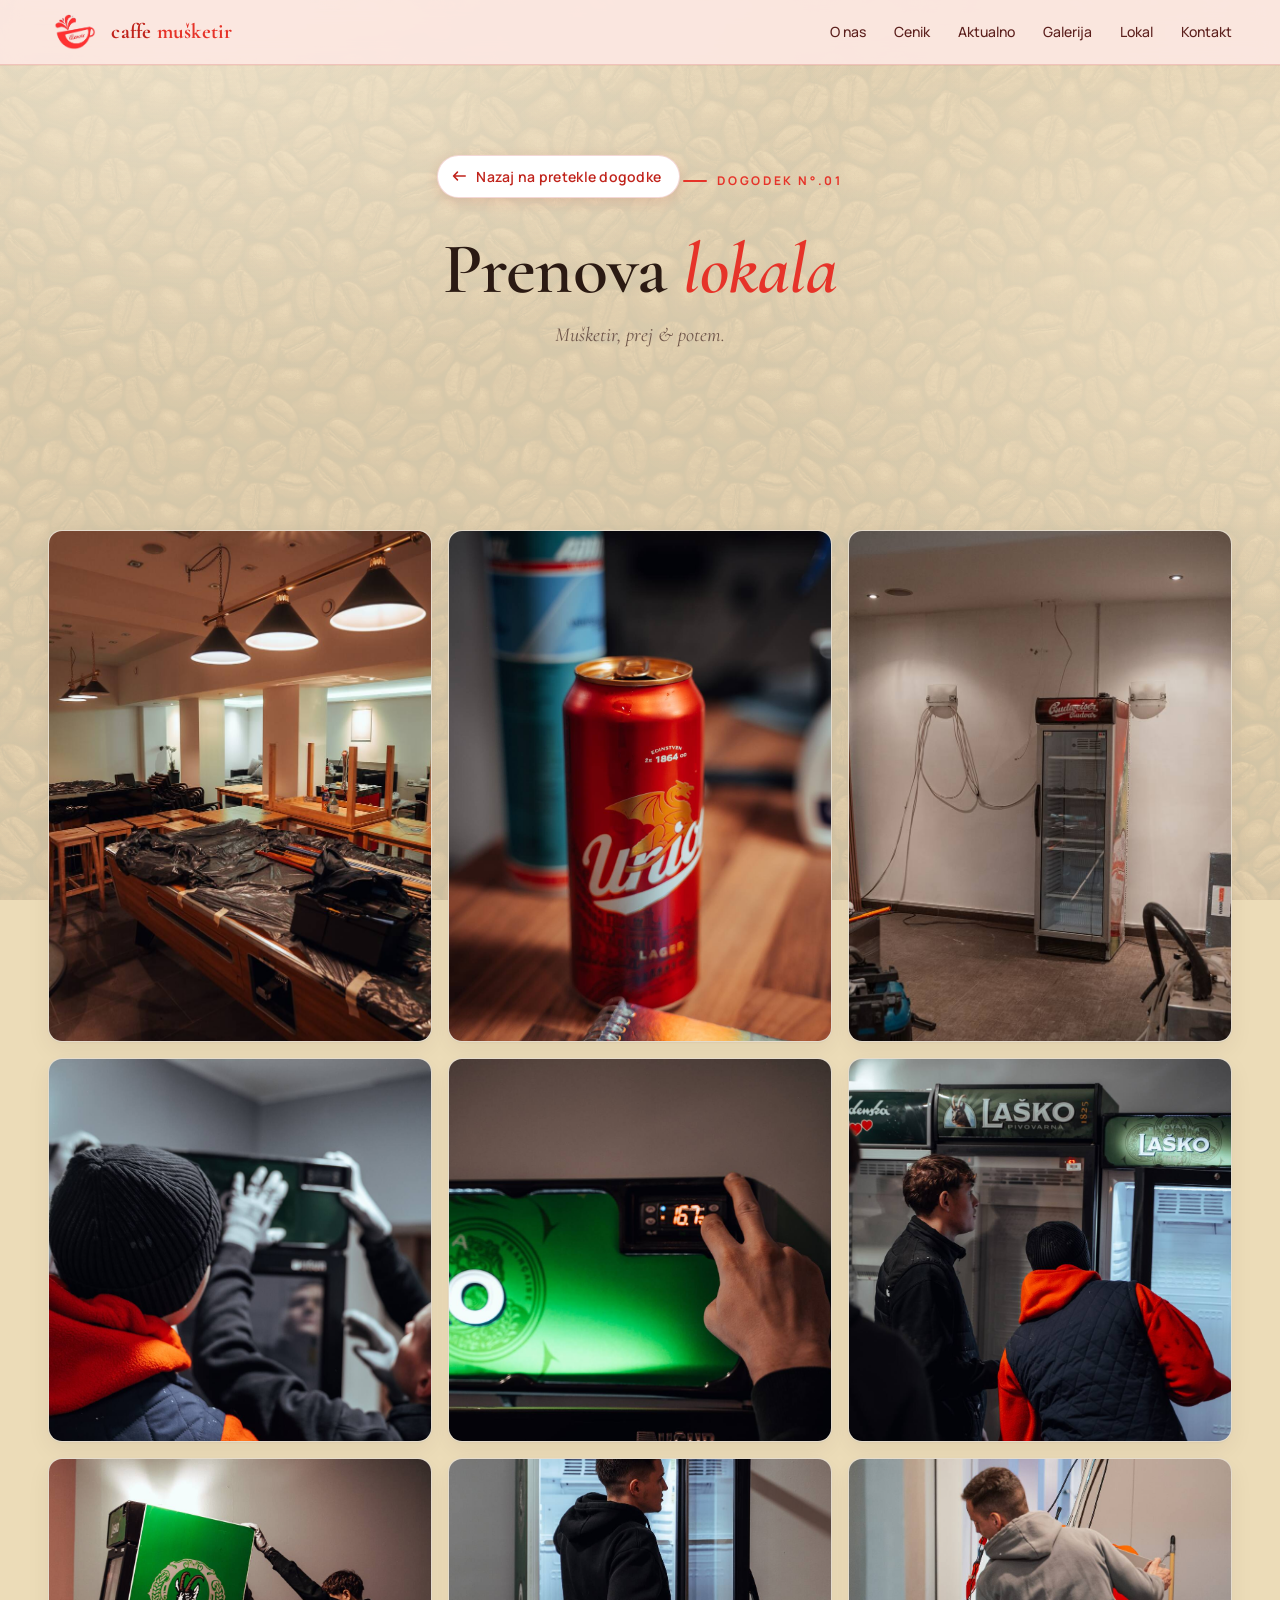
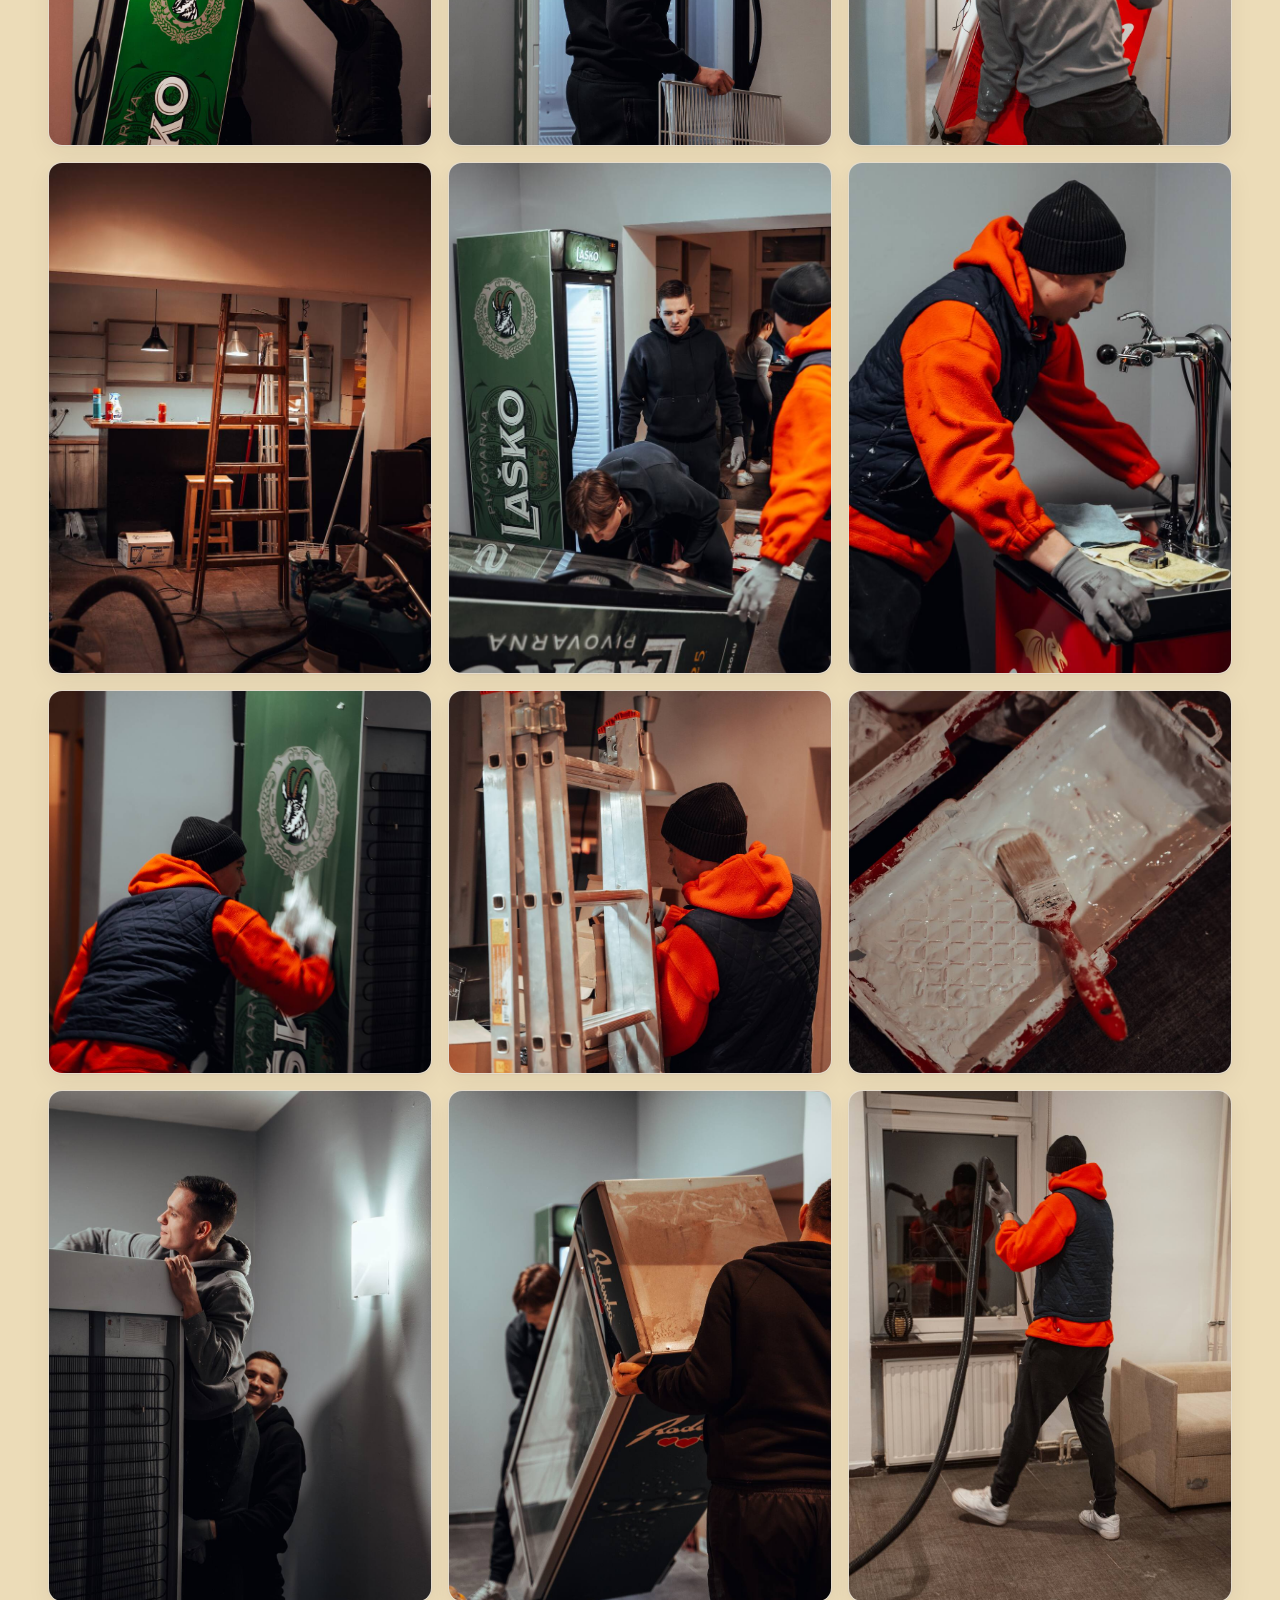
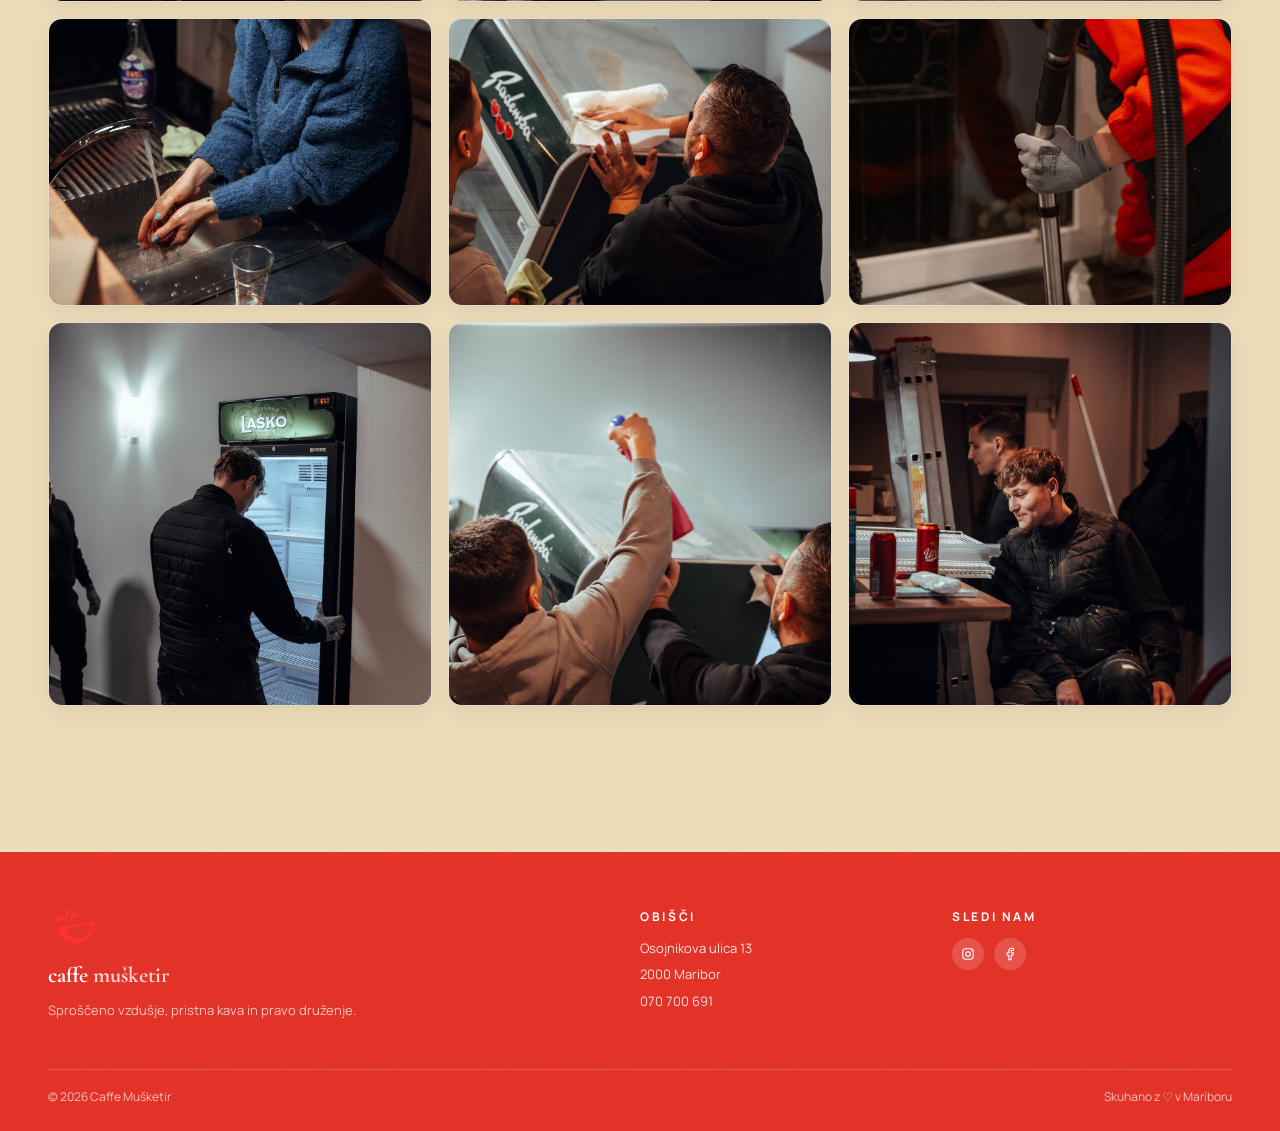
<file: prenova.html>
<!doctype html>
<html lang="sl">
<head>
<meta charset="utf-8" />
<title>Prenova — Caffe Mušketir</title>
<meta name="viewport" content="width=device-width, initial-scale=1" />
<link rel="icon" href="assets/favicon.png" type="image/png" />
<link rel="preconnect" href="https://fonts.googleapis.com" />
<link rel="preconnect" href="https://fonts.gstatic.com" crossorigin />
<link href="https://fonts.googleapis.com/css2?family=Cormorant+Garamond:ital,wght@0,400;0,500;0,600;0,700;1,400;1,600;1,700&family=Manrope:wght@400;500;600;700;800&display=swap" rel="stylesheet" />
<link rel="stylesheet" href="styles.css" />
<link rel="stylesheet" href="styles-sections.css" />
<link rel="stylesheet" href="styles-v2.css" />
<link rel="stylesheet" href="styles-v3.css" />
<link rel="stylesheet" href="styles-v4.css" />
<link rel="stylesheet" href="styles-mobile.css" />
<style>
  .ev-hero { padding: 80px 0 24px; text-align: center; }
  .ev-hero h1 { font-size: clamp(40px, 6vw, 72px); margin: 6px 0 0; }
  .ev-hero .sub { max-width: 540px; margin: 12px auto 0; color: var(--ink-soft); font-style: italic; font-family: "Cormorant Garamond", serif; font-size: 20px; }
  .ev-gallery { padding: 32px 0 80px; }
  .ev-grid { columns: 3; column-gap: 16px; }
  .ev-grid > * {
    break-inside: avoid; margin-bottom: 16px; border-radius: 14px; overflow: hidden;
    background: var(--cream-light); border: 1px solid rgba(43,26,19,.1);
    box-shadow: var(--shadow-1); cursor: zoom-in;
    transition: transform .25s ease, box-shadow .25s ease;
  }
  .ev-grid > *:hover { transform: translateY(-3px); box-shadow: 0 12px 30px rgba(43,26,19,.18); }
  .ev-grid > .h-tall   { aspect-ratio: 3 / 4; }
  .ev-grid > .h-square { aspect-ratio: 1 / 1; }
  .ev-grid > .h-wide   { aspect-ratio: 4 / 3; }
  @media (max-width: 900px) { .ev-grid { columns: 2; } }
  @media (max-width: 560px) { .ev-grid { columns: 1; } }
  .lightbox {
    position: fixed; inset: 0; background: rgba(20,12,8,.94); z-index: 1000;
    display: none; flex-direction: column; backdrop-filter: blur(8px);
  }
  .lightbox.open { display: flex; }
  .lb-top { display: flex; align-items: center; justify-content: space-between; padding: 18px 28px; color: #fff; }
  .lb-title { font-family: "Cormorant Garamond", serif; font-size: 24px; font-weight: 600; }
  .lb-count { font-size: 13px; opacity: .7; letter-spacing: .14em; }
  .lb-close {
    width: 44px; height: 44px; border-radius: 50%; background: rgba(255,255,255,.1);
    border: none; cursor: pointer; color: #fff; display: grid; place-items: center;
    transition: background .2s, transform .2s;
  }
  .lb-close:hover { background: var(--red); transform: rotate(90deg); }
  .lb-stage { flex: 1; display: grid; place-items: center; position: relative; padding: 0 80px; min-height: 0; }
  .lb-stage img { max-width: 100%; max-height: calc(100vh - 160px); object-fit: contain; border-radius: 8px; }
  .lb-nav {
    position: absolute; top: 50%; transform: translateY(-50%);
    width: 56px; height: 56px; border-radius: 50%;
    background: rgba(255,255,255,.12); border: none; cursor: pointer; color: #fff;
    display: grid; place-items: center; transition: background .2s;
  }
  .lb-nav:hover { background: var(--red); }
  .lb-nav.prev { left: 16px; } .lb-nav.next { right: 16px; }
  .lb-nav:disabled { opacity: .3; cursor: not-allowed; }
  .lb-nav:disabled:hover { background: rgba(255,255,255,.12); }
  @media (max-width: 700px) { .lb-stage { padding: 0 12px; } .lb-nav { width: 44px; height: 44px; } }
</style>
</head>
<body>

<header class="nav">
  <div class="nav-inner">
    <a href="index.html" class="nav-brand">
      <img src="assets/favicon.png" alt="" />
      <span class="nb-name">caffe <span class="accent">mušketir</span></span>
    </a>
    <nav class="nav-links" aria-label="Glavna navigacija">
      <a href="index.html#o-nas">O nas</a>
      <a href="index.html#cenik">Cenik</a>
      <a href="index.html#aktualno">Aktualno</a>
      <a href="index.html#galerija">Galerija</a>
      <a href="index.html#lokal">Lokal</a>
      <a href="index.html#kontakt">Kontakt</a>
    </nav>
    <button class="burger-btn" aria-label="Meni" aria-expanded="false"
      onclick="document.body.classList.toggle('nav-open'); this.setAttribute('aria-expanded', document.body.classList.contains('nav-open'));">
      <span class="bar"></span>
    </button>
  </div>
</header>

<main>
<section class="ev-hero wrap">
  <a class="back-pill" href="pretekli-dogodki.html">
    <svg width="14" height="12" viewBox="0 0 18 14" fill="none"><path d="M17 7H2M7 2 2 7l5 5" stroke="currentColor" stroke-width="2" stroke-linecap="round" stroke-linejoin="round"/></svg>
    Nazaj na pretekle dogodke
  </a>
  <p class="eyebrow" style="justify-content:center;">Dogodek N°.01</p>
  <h1>Prenova <em class="accent">lokala</em></h1>
  <p class="sub">Mušketir, prej &amp; potem.</p>
</section>

<section class="ev-gallery">
  <div class="wrap">
    <!-- Slike se generirajo samodejno iz spodnjega skripta -->
    <div class="ev-grid" id="ev-grid"></div>
  </div>
</section>
</main>

<!-- Lightbox -->
<div class="lightbox" id="lightbox" aria-hidden="true">
  <div class="lb-top">
    <div>
      <div class="lb-title">Prenova</div>
      <div class="lb-count" id="lb-count">— / —</div>
    </div>
    <button class="lb-close" aria-label="Zapri" onclick="closeLightbox()">
      <svg width="20" height="20" viewBox="0 0 24 24" fill="none"><path d="M6 6l12 12M6 18 18 6" stroke="currentColor" stroke-width="2" stroke-linecap="round"/></svg>
    </button>
  </div>
  <div class="lb-stage">
    <button class="lb-nav prev" id="lb-prev" aria-label="Prejšnja">
      <svg width="20" height="20" viewBox="0 0 24 24" fill="none"><path d="M15 6l-6 6 6 6" stroke="currentColor" stroke-width="2" stroke-linecap="round" stroke-linejoin="round"/></svg>
    </button>
    <div id="lb-content"></div>
    <button class="lb-nav next" id="lb-next" aria-label="Naslednja">
      <svg width="20" height="20" viewBox="0 0 24 24" fill="none"><path d="M9 6l6 6-6 6" stroke="currentColor" stroke-width="2" stroke-linecap="round" stroke-linejoin="round"/></svg>
    </button>
  </div>
</div>

<footer class="footer">
  <div class="wrap">
    <div class="footer-grid footer-grid-3">
      <div class="footer-brand">
        <img src="assets/favicon.png" alt="" />
        <div class="ftxt">caffe <span class="accent">mušketir</span></div>
        <p>Sproščeno vzdušje, pristna kava in pravo druženje.</p>
      </div>
      <div><h4>Obišči</h4>
        <ul><li>Osojnikova ulica 13</li><li>2000 Maribor</li><li><a href="tel:+38670700691">070 700 691</a></li></ul>
      </div>
      <div><h4>Sledi nam</h4>
        <div class="socials">
          <a href="https://instagram.com/caffemusketir" target="_blank" rel="noopener" aria-label="Instagram">
            <svg width="16" height="16" viewBox="0 0 24 24" fill="none"><rect x="3" y="3" width="18" height="18" rx="5" stroke="currentColor" stroke-width="1.8"/><circle cx="12" cy="12" r="4" stroke="currentColor" stroke-width="1.8"/><circle cx="17.5" cy="6.5" r="1" fill="currentColor"/></svg>
          </a>
          <a href="https://www.facebook.com/profile.php?id=61573121475328&locale=sl_SI" target="_blank" rel="noopener" aria-label="Facebook">
            <svg width="16" height="16" viewBox="0 0 24 24" fill="none"><path d="M18 2h-3a5 5 0 0 0-5 5v3H7v4h3v8h4v-8h3l1-4h-4V7a1 1 0 0 1 1-1h3z" stroke="currentColor" stroke-width="1.8" stroke-linejoin="round"/></svg>
          </a>
        </div>
      </div>
    </div>
    <div class="footer-bottom">
      <span>© 2026 Caffe Mušketir</span><span>Skuhano z ♡ v Mariboru</span>
    </div>
  </div>
</footer>

<script>
// ═══════════════════════════════════════════════
//  KONFIGURACIJA — samo to uredi če dodaš slike
// ═══════════════════════════════════════════════
const CONFIG = {
  mapa:   "assets/dogodki/prenova", // mapa s slikami
  ime:    "prenova",                // ime datoteke (brez številke)
  skupaj: 24,                         // skupno število slik
  ext:    "JPG",                      // končnica večine slik
  // Posebni primeri: { stevilka: "drugacna_koncnica" }
  posebni: {}  // ni posebnih primerov
};
// ═══════════════════════════════════════════════

const SIZES = ["h-tall","h-square","h-wide","h-tall","h-square","h-tall","h-wide","h-square"];
const grid  = document.getElementById("ev-grid");

// Generiraj mrežo slik
for (let i = 1; i <= CONFIG.skupaj; i++) {
  const ext = CONFIG.posebni[i] ?? CONFIG.ext;
  const num = String(i).padStart(2, "0");
  const src = `${CONFIG.mapa}/${CONFIG.ime}-${num}.${ext}`;

  const wrap = document.createElement("div");
  wrap.className    = SIZES[(i - 1) % SIZES.length];
  wrap.dataset.idx  = i - 1;

  const img = document.createElement("img");
  img.src     = src;
  img.alt     = `Prenova ${i}`;
  img.loading = "lazy"; // za 73 slik je lazy load nujno!

  wrap.appendChild(img);
  grid.appendChild(wrap);
  wrap.addEventListener("click", () => openLightbox(i - 1));
}

// ── Lightbox ──────────────────────────────────
const lb       = document.getElementById("lightbox");
const lbContent= document.getElementById("lb-content");
const lbCount  = document.getElementById("lb-count");
const lbPrev   = document.getElementById("lb-prev");
const lbNext   = document.getElementById("lb-next");
let lbIdx = 0, lbImages = [];

function openLightbox(idx) {
  lbImages = Array.from(grid.querySelectorAll("img")).map(i => i.src);
  if (!lbImages.length) return;
  lbIdx = Math.min(idx, lbImages.length - 1);
  lb.classList.add("open"); lb.setAttribute("aria-hidden","false");
  document.body.style.overflow = "hidden";
  renderLb();
}
function closeLightbox() {
  lb.classList.remove("open"); lb.setAttribute("aria-hidden","true");
  document.body.style.overflow = "";
}
window.closeLightbox = closeLightbox;

function renderLb() {
  lbContent.innerHTML = "";
  const img = document.createElement("img");
  img.src = lbImages[lbIdx];
  lbContent.appendChild(img);
  lbCount.textContent = `${lbIdx + 1} / ${lbImages.length}`;
  lbPrev.disabled = lbIdx === 0;
  lbNext.disabled = lbIdx === lbImages.length - 1;
}
lbPrev.onclick = () => { if (lbIdx > 0) { lbIdx--; renderLb(); } };
lbNext.onclick = () => { if (lbIdx < lbImages.length - 1) { lbIdx++; renderLb(); } };
document.addEventListener("keydown", e => {
  if (!lb.classList.contains("open")) return;
  if (e.key === "Escape")     closeLightbox();
  if (e.key === "ArrowLeft")  lbPrev.click();
  if (e.key === "ArrowRight") lbNext.click();
});
lb.addEventListener("click", e => { if (e.target === lb) closeLightbox(); });
</script>
<script src="auth.js"></script>
</body>
</html>
</file>
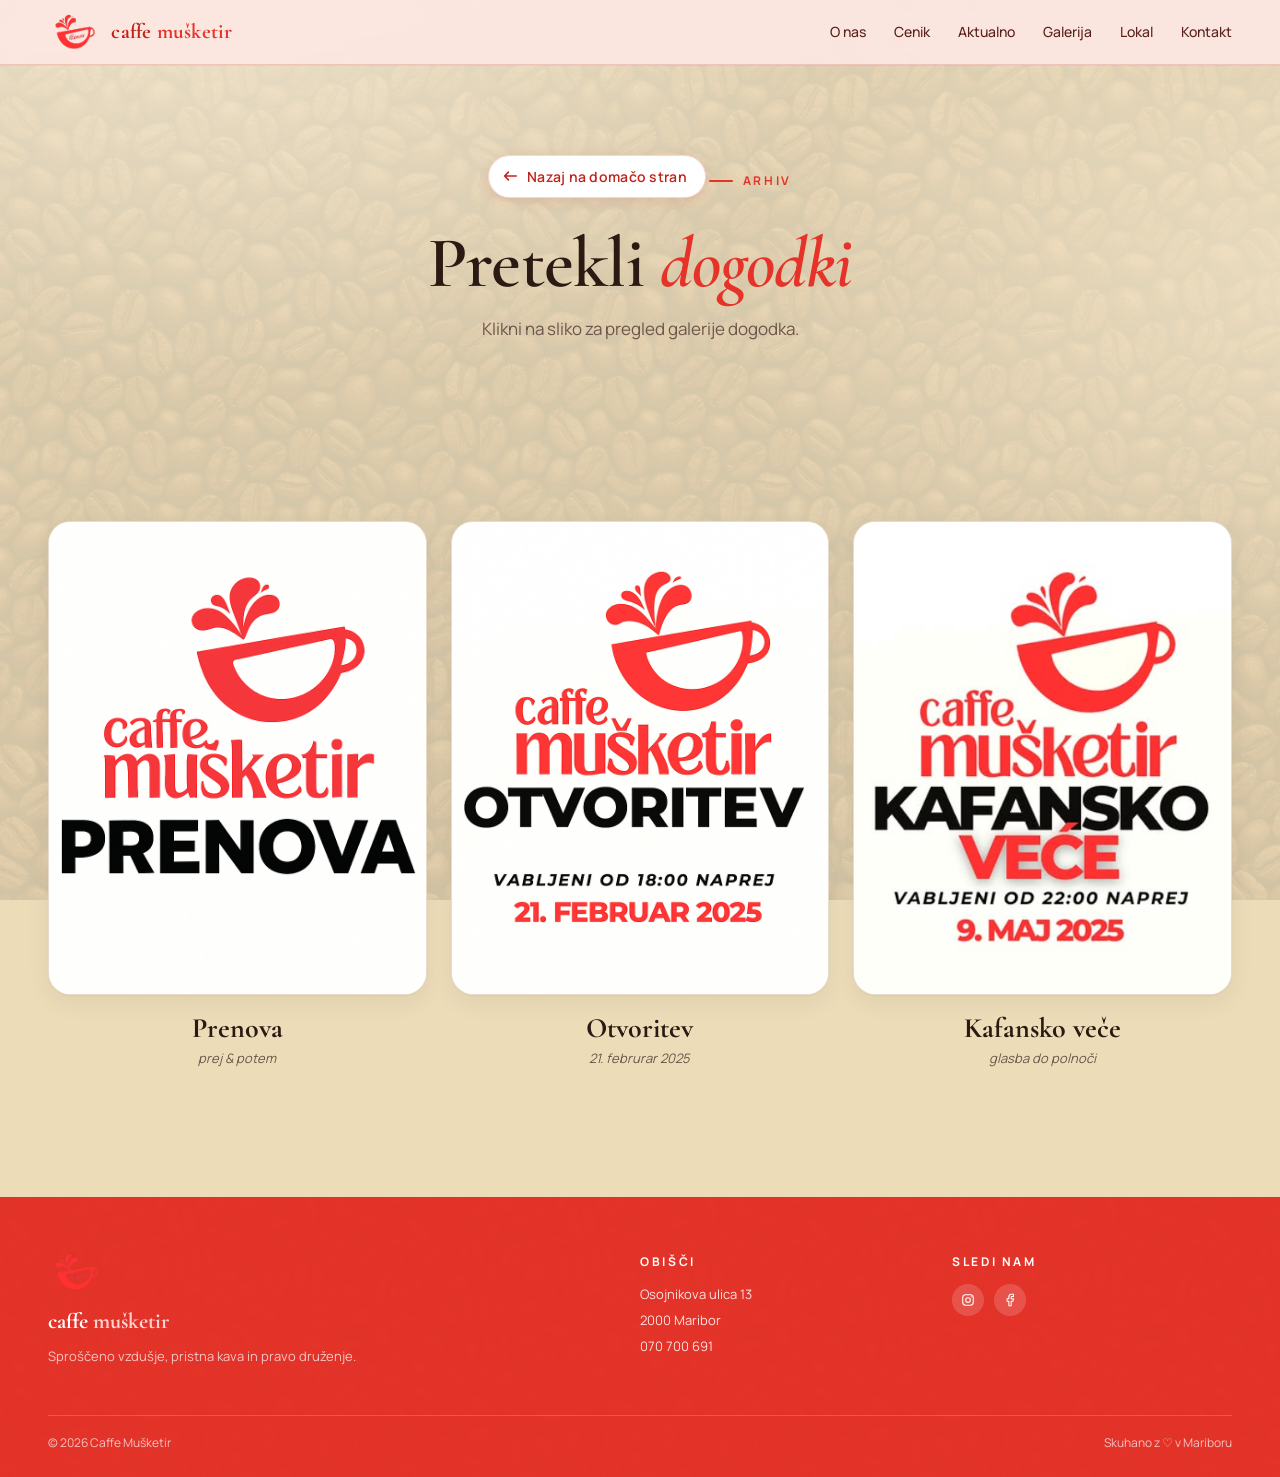
<file: pretekli-dogodki.html>
<!doctype html>
<html lang="sl">
<head>
<meta charset="utf-8" />
<title>Pretekli dogodki — Caffe Mušketir</title>
<meta name="viewport" content="width=device-width, initial-scale=1" />
<link rel="icon" href="assets/favicon.png" type="image/png" />
<link rel="preconnect" href="https://fonts.googleapis.com" />
<link rel="preconnect" href="https://fonts.gstatic.com" crossorigin />
<link href="https://fonts.googleapis.com/css2?family=Cormorant+Garamond:ital,wght@0,400;0,500;0,600;0,700;1,400;1,600;1,700&family=Manrope:wght@400;500;600;700;800&display=swap" rel="stylesheet" />
<link rel="stylesheet" href="styles.css" />
<link rel="stylesheet" href="styles-sections.css" />
<link rel="stylesheet" href="styles-v2.css" />
<link rel="stylesheet" href="styles-v3.css" />
<link rel="stylesheet" href="styles-v4.css" />
<link rel="stylesheet" href="styles-mobile.css" />
<style>
  .pd-hero { padding: 80px 0 28px; text-align: center; }
  .pd-hero h1 { font-size: clamp(40px, 6vw, 72px); margin: 0; }
  .pd-hero .sub { max-width: 520px; margin: 14px auto 0; color: var(--ink-soft); }
  .events-picker { padding: 28px 0 100px; }
  .ep-grid {
    display: grid; grid-template-columns: repeat(3, 1fr); gap: 24px;
  }
  @media (max-width: 860px) { .ep-grid { grid-template-columns: 1fr; } }
  .ep-card {
    display: block; aspect-ratio: 4 / 5; border-radius: 22px; overflow: hidden;
    background: var(--cream-light); border: 1px solid rgba(43,26,19,.1);
    box-shadow: var(--shadow-1); transition: transform .35s ease, box-shadow .35s ease;
    text-decoration: none; position: relative;
  }
  .ep-card:hover { transform: translateY(-8px); box-shadow: 0 30px 70px rgba(43,26,19,.22); }
  .ep-labels {
    display: grid; grid-template-columns: repeat(3, 1fr); gap: 24px; margin-top: 18px;
  }
  @media (max-width: 860px) { .ep-labels { grid-template-columns: 1fr; } }
  .ep-label { text-align: center; }
  .ep-label .ep-name {
    font-family: "Cormorant Garamond", serif; font-size: 28px; font-weight: 700;
    color: var(--ink); line-height: 1.1;
  }
  .ep-label .ep-meta { font-size: 13px; color: var(--ink-soft); font-style: italic; margin-top: 4px; }
</style>
</head>
<body>

<header class="nav">
  <div class="nav-inner">
    <a href="index.html" class="nav-brand">
      <img src="assets/favicon.png" alt="" />
      <span class="nb-name">caffe <span class="accent">mušketir</span></span>
    </a>
    <nav class="nav-links" aria-label="Glavna navigacija">
      <a href="index.html#o-nas">O nas</a>
      <a href="index.html#cenik">Cenik</a>
      <a href="index.html#aktualno">Aktualno</a>
      <a href="index.html#galerija">Galerija</a>
      <a href="index.html#lokal">Lokal</a>
      <a href="index.html#kontakt">Kontakt</a>
    </nav>
    <button class="burger-btn" aria-label="Meni" aria-expanded="false" onclick="document.body.classList.toggle('nav-open'); this.setAttribute('aria-expanded', document.body.classList.contains('nav-open'));">
      <span class="bar"></span>
    </button>
  </div>
</header>

<main>
<section class="pd-hero wrap">
  <a class="back-pill" href="index.html">
    <svg width="14" height="12" viewBox="0 0 18 14" fill="none"><path d="M17 7H2M7 2 2 7l5 5" stroke="currentColor" stroke-width="2" stroke-linecap="round" stroke-linejoin="round"/></svg>
    Nazaj na domačo stran
  </a>
  <p class="eyebrow" style="justify-content:center;">Arhiv</p>
  <h1>Pretekli <em class="accent">dogodki</em></h1>
  <p class="sub">Klikni na sliko za pregled galerije dogodka.</p>
</section>

<section class="events-picker">
  <div class="wrap">
    <div class="ep-grid">
      <!-- SLIKE: assets/dogodki/prenova-cover.jpg, otvoritev-cover.jpg, kafansko-cover.jpg -->
      <a class="ep-card" href="prenova.html">
        <img src="assets/dogodki/PRENOVA.png" alt="Prenova lokala" />
      </a>
      <a class="ep-card" href="otvoritev.html">
        <img src="assets/dogodki/Otvoritev.png" alt="Otvoritev" />
      </a>
      <a class="ep-card" href="kafansko.html">
        <img src="assets/dogodki/kafansko.png" alt="Kafansko veče" />
      </a>
    </div>
    <div class="ep-labels">
      <div class="ep-label">
        <div class="ep-name">Prenova</div>
        <div class="ep-meta">prej &amp; potem</div>
      </div>
      <div class="ep-label">
        <div class="ep-name">Otvoritev</div>
        <div class="ep-meta">21. februrar 2025</div>
      </div>
      <div class="ep-label">
        <div class="ep-name">Kafansko veče</div>
        <div class="ep-meta">glasba do polnoči</div>
      </div>
    </div>
  </div>
</section>
</main>

<footer class="footer">
  <div class="wrap">
    <div class="footer-grid footer-grid-3">
      <div class="footer-brand">
        <img src="assets/favicon.png" alt="" />
        <div class="ftxt">caffe <span class="accent">mušketir</span></div>
        <p>Sproščeno vzdušje, pristna kava in pravo druženje.</p>
      </div>
      <div>
        <h4>Obišči</h4>
        <ul>
          <li>Osojnikova ulica 13</li>
          <li>2000 Maribor</li>
          <li><a href="tel:+38670700691">070 700 691</a></li>
        </ul>
      </div>
      <div>
        <h4>Sledi nam</h4>
        <div class="socials">
          <a href="https://instagram.com/caffemusketir" target="_blank" rel="noopener" aria-label="Instagram">
            <svg width="16" height="16" viewBox="0 0 24 24" fill="none"><rect x="3" y="3" width="18" height="18" rx="5" stroke="currentColor" stroke-width="1.8"/><circle cx="12" cy="12" r="4" stroke="currentColor" stroke-width="1.8"/><circle cx="17.5" cy="6.5" r="1" fill="currentColor"/></svg>
          </a>
          <a href="https://www.facebook.com/profile.php?id=61573121475328&locale=sl_SI" target="_blank" rel="noopener" aria-label="Facebook">
            <svg width="16" height="16" viewBox="0 0 24 24" fill="none"><path d="M18 2h-3a5 5 0 0 0-5 5v3H7v4h3v8h4v-8h3l1-4h-4V7a1 1 0 0 1 1-1h3z" stroke="currentColor" stroke-width="1.8" stroke-linejoin="round"/></svg>
          </a>
        </div>
      </div>
    </div>
    <div class="footer-bottom">
      <span>© 2026 Caffe Mušketir</span>
      <span>Skuhano z ♡ v Mariboru</span>
    </div>
  </div>
</footer>
<script src="auth.js"></script>
</body>
</html>
</file>
<file: styles.css>
/* Caffe Mušketir — site styles */
:root {
  --cream:        #f3e6cf;
  --cream-light:  #faf3e2;
  --cream-deep:   #e8d6b3;
  --red:          #e63329;
  --red-deep:     #c0231b;
  --red-soft:     #f5a59f;
  --ink:          #2b1a13;
  --ink-soft:     #6e554a;
  --ink-mute:     #957c70;
  --beans-opacity: 0.85;
  --shadow-1: 0 1px 2px rgba(43,26,19,.04), 0 8px 24px rgba(43,26,19,.06);
  --shadow-2: 0 2px 6px rgba(43,26,19,.06), 0 20px 48px rgba(43,26,19,.12);
}

* { box-sizing: border-box; }
html, body { margin: 0; padding: 0; }
html { scroll-behavior: smooth; }

body {
  font-family: "Manrope", system-ui, sans-serif;
  color: var(--ink);
  background: #ecdcb8;
  line-height: 1.55;
  overflow-x: hidden;
}

/* coffee beans overlay over whole page */
body::before {
  content: "";
  position: fixed; inset: 0;
  background-image: url("assets/beans-bg.png");
  background-size: 480px auto;
  background-repeat: repeat;
  opacity: var(--beans-opacity);
  mix-blend-mode: multiply;
  pointer-events: none;
  z-index: 0;
}
/* cream wash so text stays readable on top of beans */
body::after {
  content: "";
  position: fixed; inset: 0;
  background:
    radial-gradient(1200px 800px at 15% -10%, rgba(250,243,226,.55) 0%, transparent 60%),
    radial-gradient(1000px 700px at 100% 30%, rgba(249,236,210,.45) 0%, transparent 55%),
    linear-gradient(180deg, rgba(245,234,210,.35) 0%, rgba(240,224,194,.2) 100%);
  pointer-events: none;
  z-index: 0;
}

main, header, footer { position: relative; z-index: 1; }

/* type */
.display, h1, h2, h3 {
  font-family: "Cormorant Garamond", "Cormorant", Georgia, serif;
  font-weight: 600;
  letter-spacing: -0.01em;
  color: var(--ink);
  line-height: 1.05;
}
h1 { font-size: clamp(40px, 7vw, 84px); margin: 0; }
h2 { font-size: clamp(34px, 5vw, 60px); margin: 0 0 .35em; }
h3 { font-size: clamp(20px, 2vw, 26px); margin: 0 0 .25em; font-weight: 600; }
em, .it { font-style: italic; }
.accent { color: var(--red); }

.eyebrow {
  font-family: "Manrope", sans-serif;
  font-size: 12px;
  letter-spacing: 0.22em;
  text-transform: uppercase;
  font-weight: 700;
  color: var(--red);
  display: inline-flex; align-items: center; gap: 10px;
  margin-bottom: 18px;
}
.eyebrow::before {
  content: ""; display: inline-block; width: 24px; height: 2px;
  background: var(--red); border-radius: 2px;
}

p { color: var(--ink-soft); font-size: 17px; }
p.lead { font-size: 19px; color: var(--ink); }
a { color: inherit; }

/* layout */
.wrap { max-width: 1240px; margin: 0 auto; padding: 0 28px; }
section { padding: clamp(80px, 12vw, 140px) 0; position: relative; }
.divider {
  height: 1px; background: linear-gradient(90deg, transparent, rgba(43,26,19,.18), transparent);
  margin: 0 auto; max-width: 1240px;
}

/* nav */
.nav {
  position: sticky; top: 0; z-index: 50;
  backdrop-filter: blur(10px);
  background: rgba(243, 230, 207, 0.78);
  border-bottom: 1px solid rgba(43,26,19,.08);
}
.nav-inner {
  display: flex; align-items: center; justify-content: space-between;
  padding: 14px 28px; max-width: 1240px; margin: 0 auto;
}
.nav-brand { display: flex; align-items: center; gap: 10px; text-decoration: none; color: var(--ink);}
.nav-brand img { width: 38px; height: 38px; object-fit: contain; }
.nav-brand .nb-name {
  font-family: "Cormorant Garamond", serif;
  font-size: 22px; font-weight: 700; letter-spacing: 0.01em;
  white-space: nowrap;
}
.nav-brand { flex-shrink: 0; }
.nav-brand .nb-name .accent { color: var(--red); }
.nav-links { display: flex; gap: 28px; }
.nav-links a {
  text-decoration: none; font-size: 14px; font-weight: 500; color: var(--ink);
  position: relative; padding: 6px 0;
}
.nav-links a::after {
  content:""; position: absolute; left: 0; bottom: 0; width: 0; height: 2px;
  background: var(--red); transition: width .25s ease;
}
.nav-links a:hover::after { width: 100%; }
.nav-cta {
  background: var(--red); color: #fff; text-decoration: none;
  padding: 10px 18px; border-radius: 999px; font-size: 13px; font-weight: 600;
  letter-spacing: .04em; transition: transform .2s, background .2s;
}
.nav-cta:hover { background: var(--red-deep); transform: translateY(-1px); }
@media (max-width: 860px) {
  .nav-links { display: none; }
}

/* buttons */
.btn {
  display: inline-flex; align-items: center; gap: 10px;
  padding: 14px 26px; border-radius: 999px;
  font-family: "Manrope", sans-serif;
  font-size: 14px; font-weight: 600; letter-spacing: .04em;
  text-decoration: none; cursor: pointer; border: none;
  transition: transform .2s ease, background .2s ease, box-shadow .2s ease;
}
.btn-primary { background: var(--red); color: #fff; box-shadow: var(--shadow-1); }
.btn-primary:hover { background: var(--red-deep); transform: translateY(-2px); box-shadow: var(--shadow-2);}
.btn-ghost { background: transparent; color: var(--ink); border: 1.5px solid rgba(43,26,19,.25); }
.btn-ghost:hover { border-color: var(--ink); background: rgba(43,26,19,.04); }
.btn .arrow { transition: transform .2s ease; }
.btn:hover .arrow { transform: translateX(4px); }

/* hero */
.hero { min-height: 90vh; display: grid; place-items: center; padding-top: 60px; text-align: center; }
.hero-inner { display: grid; place-items: center; max-width: 880px; }
.hero-logo {
  width: clamp(280px, 38vw, 460px);
  filter: drop-shadow(0 14px 40px rgba(192,35,27,.18));
  animation: heroFloat 6s ease-in-out infinite;
}
@keyframes heroFloat {
  0%,100% { transform: translateY(0); }
  50% { transform: translateY(-10px); }
}
.hero-tag {
  margin-top: 24px;
  font-family: "Cormorant Garamond", serif;
  font-style: italic;
  font-size: clamp(22px, 2.4vw, 30px);
  color: var(--ink);
  max-width: 620px;
}
.hero-sub { margin-top: 14px; max-width: 540px; }
.hero-ctas { display: flex; gap: 14px; margin-top: 32px; flex-wrap: wrap; justify-content: center; }
.hero-scroll {
  position: absolute; bottom: 32px; left: 50%; transform: translateX(-50%);
  font-size: 11px; letter-spacing: .3em; color: var(--ink-mute); text-transform: uppercase;
  display: flex; flex-direction: column; align-items: center; gap: 10px;
  animation: scrollHint 2.4s ease-in-out infinite;
}
.hero-scroll .line { width: 1px; height: 36px; background: var(--ink-mute); }
@keyframes scrollHint {
  0%, 100% { transform: translate(-50%, 0); opacity: .7; }
  50% { transform: translate(-50%, 6px); opacity: 1; }
}

/* steam decoration */
.steam {
  position: absolute;
  width: 14px; height: 14px; border-radius: 50%;
  background: var(--red); opacity: 0;
}
.steam.s1 { top: 8%; left: 48%; animation: steamUp 4s ease-in-out infinite; }
.steam.s2 { top: 12%; left: 56%; animation: steamUp 4.6s ease-in-out infinite .8s; }
.steam.s3 { top: 6%; left: 44%; animation: steamUp 5.2s ease-in-out infinite 1.6s; }
@keyframes steamUp {
  0% { transform: translateY(20px) scale(.6); opacity: 0; }
  30% { opacity: .35; }
  100% { transform: translateY(-80px) scale(1.4); opacity: 0; }
}

/* === image placeholders === */
img[src=""] ,img:not([src]) {
  background: var(--cream-deep);
  display: block;
}
.about-visual img,
.gallery-card img,
.place-collage > * img,
.poster-stacked .poster-img img,
.ak-image-lite img,
.hiring-visual img,
.ep-card img,
.ev-grid > * img,
.zadaj .zphotos > * img,
.aktualno .ak-bg img,
.aktualno .ak-image img,
.poster > img {
  width: 100%; height: 100%; object-fit: cover; display: block;
}
</file>
<file: styles-sections.css>
/* sections + components */

/* about */
.about-grid {
  display: grid; grid-template-columns: 1.05fr .95fr; gap: 80px; align-items: center;
}
@media (max-width: 900px) { .about-grid { grid-template-columns: 1fr; gap: 48px; } }
.about-text p { font-size: 18px; max-width: 520px; }
.about-text p + p { margin-top: 14px; }
.about-quote {
  margin-top: 32px; padding: 24px 28px;
  border-left: 3px solid var(--red);
  background: rgba(255, 250, 235, 0.6);
  border-radius: 0 14px 14px 0;
  font-family: "Cormorant Garamond", serif;
  font-style: italic; font-size: 22px; color: var(--ink);
}
.about-quote .who { display: block; margin-top: 10px; font-style: normal; font-family: "Manrope"; font-size: 12px; letter-spacing: .22em; text-transform: uppercase; color: var(--red); }

.about-visual {
  position: relative; aspect-ratio: 4 / 5; border-radius: 22px;
  background: var(--cream-light); overflow: hidden; box-shadow: var(--shadow-2);
  border: 1px solid rgba(43,26,19,.08);
}
.about-visual img { width: 100%; height: 100%; }
/* est. stamp removed */
.cup-stamp {
  position: absolute; top: -36px; right: -36px;
  width: 160px; opacity: .25; transform: rotate(12deg);
  pointer-events: none;
}

/* stat strip */
.stats {
  display: grid; grid-template-columns: repeat(4, 1fr); gap: 24px;
  margin-top: 64px; padding: 28px 32px;
  background: rgba(255, 250, 235, 0.55);
  border-radius: 18px;
  border: 1px solid rgba(43,26,19,.08);
}
.stats .stat { text-align: center; }
.stats .num { font-family: "Cormorant Garamond", serif; font-size: 38px; color: var(--red); font-weight: 700; }
.stats .label { font-size: 12px; letter-spacing: .18em; text-transform: uppercase; color: var(--ink-soft); margin-top: 2px; }
@media (max-width: 700px){ .stats { grid-template-columns: repeat(2,1fr); } }

/* menu */
.menu-grid {
  display: grid; grid-template-columns: 1fr 1fr; gap: 56px; align-items: center;
}
@media (max-width: 900px){ .menu-grid { grid-template-columns: 1fr; gap: 40px; } }
.menu-card {
  position: relative; display: block;
  aspect-ratio: 3 / 4; border-radius: 22px; overflow: hidden;
  background: linear-gradient(155deg, var(--cream-light) 0%, var(--cream-deep) 100%);
  box-shadow: var(--shadow-2);
  text-decoration: none; color: inherit;
  transition: transform .35s ease, box-shadow .35s ease;
  border: 1px solid rgba(43,26,19,.08);
}
.menu-card:hover { transform: translateY(-6px) rotate(-.4deg); box-shadow: 0 30px 80px rgba(43,26,19,.18); }
.menu-card img.cover {
  position: absolute; inset: 12% 8% 22%; width: 84%; height: auto; margin: auto;
  object-fit: contain;
  filter: drop-shadow(0 12px 30px rgba(192,35,27,.18));
}
.menu-card .badge {
  position: absolute; top: 22px; left: 22px;
  background: #fff; color: var(--red);
  padding: 8px 14px; border-radius: 999px;
  font-size: 11px; letter-spacing: .2em; font-weight: 700;
}
.menu-card .cta {
  position: absolute; bottom: 22px; left: 22px; right: 22px;
  display: flex; align-items: center; justify-content: space-between;
  padding: 14px 18px; background: var(--red); color: #fff;
  border-radius: 14px; font-size: 14px; font-weight: 600; letter-spacing: .04em;
}
.menu-card .cta svg { transition: transform .25s; }
.menu-card:hover .cta svg { transform: translateX(6px); }
.menu-card .corner {
  position: absolute; top: 22px; right: 22px;
  font-family: "Cormorant Garamond", serif; font-style: italic; font-size: 17px;
  color: var(--ink-soft);
}

.menu-highlights { }
.menu-highlights h2 { margin-bottom: 16px; }
.menu-highlights .lead { margin-bottom: 28px; max-width: 480px; }
.dish-list { list-style: none; padding: 0; margin: 0; }
.dish {
  display: flex; align-items: baseline; gap: 16px; padding: 16px 0;
  border-bottom: 1px dashed rgba(43,26,19,.18);
  transition: padding-left .25s ease;
}
.dish:hover { padding-left: 8px; }
.dish:hover .dish-name { color: var(--red); }
.dish-name {
  font-family: "Cormorant Garamond", serif; font-size: 22px; font-weight: 600;
  transition: color .2s ease;
}
.dish-desc { color: var(--ink-mute); font-size: 13px; font-style: italic; }
.dish-dots { flex: 1; border-bottom: 1px dotted rgba(43,26,19,.3); transform: translateY(-4px); }
.dish-price { font-family: "Cormorant Garamond", serif; font-size: 20px; color: var(--red); font-weight: 600; white-space: nowrap; }

/* gallery */
.gallery-wrap { position: relative; }
.gallery-rail {
  display: flex; gap: 20px; padding: 8px 4px 28px;
  overflow-x: auto; scroll-snap-type: x mandatory;
  scrollbar-width: none;
}
.gallery-rail::-webkit-scrollbar { display: none; }
.gallery-card {
  flex: 0 0 auto; width: min(72vw, 420px);
  aspect-ratio: 4 / 5; border-radius: 18px; overflow: hidden;
  scroll-snap-align: start;
  background: var(--cream-light);
  box-shadow: var(--shadow-1);
  border: 1px solid rgba(43,26,19,.08);
  transition: transform .35s ease;
  position: relative;
}
.gallery-card.tall { aspect-ratio: 3 / 5; }
.gallery-card.wide { aspect-ratio: 5 / 5; }
.gallery-card img { width:100%; height:100%; display:block; }
.gallery-card .gcap {
  position: absolute; left: 16px; bottom: 16px;
  background: rgba(43, 26, 19, 0.72); color: var(--cream-light);
  padding: 6px 12px; border-radius: 999px;
  font-size: 11px; letter-spacing: .18em; text-transform: uppercase;
}
.gallery-card:hover { transform: translateY(-4px); }
.gallery-nav {
  position: absolute; top: -78px; right: 0;
  display: flex; gap: 10px;
}
.gallery-nav button {
  width: 46px; height: 46px; border-radius: 50%;
  background: var(--cream-light); border: 1px solid rgba(43,26,19,.12);
  cursor: pointer; display: grid; place-items: center;
  transition: all .2s ease; color: var(--ink);
}
.gallery-nav button:hover { background: var(--red); color: #fff; border-color: var(--red); transform: translateY(-2px); }
.gallery-nav button:disabled { opacity: .35; cursor: not-allowed; transform: none; background: var(--cream-light); color: var(--ink); border-color: rgba(43,26,19,.12); }

/* events */
.events-grid { display: grid; grid-template-columns: 1.1fr 1fr; gap: 60px; }
@media (max-width: 900px) { .events-grid { grid-template-columns: 1fr; gap: 40px; } }
.event-list { list-style: none; padding: 0; margin: 24px 0 0; }
.event {
  display: grid; grid-template-columns: 88px 1fr auto; gap: 22px; align-items: center;
  padding: 22px 4px;
  border-top: 1px solid rgba(43,26,19,.12);
  cursor: pointer; transition: padding .25s, background .25s;
}
.event:last-child { border-bottom: 1px solid rgba(43,26,19,.12); }
.event:hover { padding-left: 14px; }
.event .date {
  text-align: center; padding: 8px 4px; border-radius: 12px;
  background: var(--red); color: #fff;
}
.event .date .d { font-family: "Cormorant Garamond"; font-weight: 700; font-size: 28px; line-height: 1; }
.event .date .m { font-size: 10px; letter-spacing: .22em; text-transform: uppercase; margin-top: 4px; }
.event.past .date { background: var(--cream-deep); color: var(--ink-soft); }
.event .name { font-family: "Cormorant Garamond"; font-size: 22px; font-weight: 600; color: var(--ink); }
.event .meta { font-size: 13px; color: var(--ink-mute); margin-top: 2px; }
.event .pill {
  background: rgba(230,51,41,.12); color: var(--red);
  padding: 6px 12px; border-radius: 999px;
  font-size: 11px; letter-spacing: .18em; font-weight: 700; text-transform: uppercase;
}
.event.past .pill { background: rgba(43,26,19,.08); color: var(--ink-mute); }

.events-aside {
  background: linear-gradient(160deg, var(--ink) 0%, #3d281e 100%);
  color: var(--cream-light);
  border-radius: 22px; padding: 40px;
  position: relative; overflow: hidden;
}
.events-aside::before {
  content: ""; position: absolute; inset: 0;
  background: url("assets/beans-bg.png") repeat;
  background-size: 380px;
  opacity: .08; mix-blend-mode: screen;
}
.events-aside h3 { color: var(--cream-light); font-size: 30px; margin-bottom: 14px; }
.events-aside p { color: rgba(250, 243, 226, .76); font-size: 16px; }
.events-aside .btn-primary { margin-top: 20px; }
.events-aside .splash-img {
  position: absolute; right: -40px; bottom: -50px;
  width: 240px; opacity: .85;
}

/* place / lokal */
.place-collage {
  display: grid;
  grid-template-columns: repeat(6, 1fr);
  grid-auto-rows: 140px;
  gap: 16px;
  margin-top: 40px;
}
.place-collage > * {
  border-radius: 16px; overflow: hidden;
  background: var(--cream-light);
  border: 1px solid rgba(43,26,19,.08);
  box-shadow: var(--shadow-1);
  position: relative;
}
.place-collage > * img { width:100%; height:100%; display:block; }
.tile-a { grid-column: span 4; grid-row: span 2; }
.tile-b { grid-column: span 2; grid-row: span 1; }
.tile-c { grid-column: span 2; grid-row: span 1; }
.tile-d { grid-column: span 3; grid-row: span 2; }
.tile-e { grid-column: span 3; grid-row: span 2; }
@media (max-width: 800px) {
  .place-collage { grid-template-columns: repeat(2, 1fr); grid-auto-rows: 160px; }
  .tile-a, .tile-d, .tile-e, .tile-b, .tile-c { grid-column: span 2; grid-row: span 1; }
}

/* loyalty */
.loyalty {
  display: grid; grid-template-columns: 1fr 1fr; gap: 56px; align-items: center;
  background: linear-gradient(140deg, var(--red) 0%, #b41d14 100%);
  color: #fff;
  border-radius: 28px; padding: 64px;
  position: relative; overflow: hidden;
  box-shadow: 0 30px 80px rgba(192,35,27,.25);
}
.loyalty::before {
  content: ""; position: absolute; inset: 0;
  background: url("assets/beans-bg.png") repeat;
  background-size: 360px; opacity: .12; mix-blend-mode: screen;
}
.loyalty > * { position: relative; z-index: 1; }
.loyalty .eyebrow { color: #fdd; }
.loyalty .eyebrow::before { background: #fdd; }
.loyalty h2 { color: #fff; }
.loyalty p { color: rgba(255,255,255,.85); font-size: 18px; }
.loyalty .benefits { list-style: none; padding: 0; margin: 24px 0 28px; display: grid; gap: 12px; }
.loyalty .benefits li { display: flex; gap: 12px; align-items: center; font-size: 16px; }
.loyalty .benefits .check {
  flex: 0 0 26px; width: 26px; height: 26px; border-radius: 50%;
  background: #fff; color: var(--red); display: grid; place-items: center;
  font-weight: 700;
}
.loyalty .signup {
  display: flex; gap: 0; max-width: 420px;
  background: rgba(255,255,255,.12); padding: 6px; border-radius: 999px;
  border: 1px solid rgba(255,255,255,.25);
}
.loyalty .signup input {
  flex: 1; background: transparent; border: none; padding: 10px 18px;
  color: #fff; font-size: 14px; outline: none;
  font-family: "Manrope", sans-serif;
}
.loyalty .signup input::placeholder { color: rgba(255,255,255,.6); }
.loyalty .signup button {
  background: #fff; color: var(--red); border: none;
  padding: 12px 22px; border-radius: 999px; font-weight: 700;
  font-size: 13px; letter-spacing: .04em; cursor: pointer;
  transition: transform .2s;
}
.loyalty .signup button:hover { transform: translateY(-1px); }
.loyalty-card-art {
  position: relative;
  aspect-ratio: 1.6 / 1; max-width: 440px; margin: 0 auto;
  background: linear-gradient(140deg, #fff 0%, #faf3e2 100%);
  border-radius: 18px; padding: 24px;
  box-shadow: 0 30px 60px rgba(0,0,0,.25);
  transform: rotate(-4deg);
  color: var(--ink);
}
.loyalty-card-art .lc-top { display: flex; justify-content: space-between; align-items: start;}
.loyalty-card-art .lc-top img { width: 56px; height: 56px; }
.loyalty-card-art .lc-name { font-family: "Cormorant Garamond"; font-size: 20px; font-weight: 700; }
.loyalty-card-art .lc-name span { display: block; font-size: 11px; letter-spacing: .22em; color: var(--ink-mute); margin-top: 2px; font-family: "Manrope"; font-weight: 600;}
.loyalty-card-art .stamps {
  display: grid; grid-template-columns: repeat(5, 1fr); gap: 8px; margin-top: 22px;
}
.loyalty-card-art .stamp {
  aspect-ratio: 1; border: 1.5px dashed var(--red); border-radius: 50%;
  display: grid; place-items: center; color: var(--red);
}
.loyalty-card-art .stamp.filled { background: var(--red); border-style: solid; color: #fff;}
.loyalty-card-art .lc-foot { margin-top: 14px; font-size: 11px; letter-spacing: .18em; color: var(--ink-mute); text-transform: uppercase; }

@media (max-width: 900px){
  .loyalty { grid-template-columns: 1fr; gap: 40px; padding: 44px; }
  .loyalty-card-art { transform: rotate(-2deg); }
}

/* contact */
.contact-grid { display: grid; grid-template-columns: 1fr 1fr; gap: 56px; }
@media (max-width: 900px){ .contact-grid { grid-template-columns: 1fr; gap: 40px; } }
.info-card {
  background: rgba(255, 250, 235, 0.6);
  border: 1px solid rgba(43,26,19,.1);
  border-radius: 20px; padding: 36px;
}
.hours-list { list-style: none; padding: 0; margin: 0; }
.hours-list li {
  display: flex; justify-content: space-between; padding: 12px 0;
  border-bottom: 1px dashed rgba(43,26,19,.18);
  font-size: 16px;
}
.hours-list li:last-child { border-bottom: 0; }
.hours-list .day { color: var(--ink); font-weight: 500; }
.hours-list .today { color: var(--red); font-weight: 700; }
.hours-list .time { font-family: "Cormorant Garamond"; font-size: 19px; color: var(--ink-soft); }
.now-open {
  display: inline-flex; align-items: center; gap: 8px; margin-top: 18px;
  background: rgba(0, 128, 0, 0.08); color: #1f7a3a;
  padding: 8px 14px; border-radius: 999px; font-size: 13px; font-weight: 600;
}
.now-open .dot { width: 8px; height: 8px; border-radius: 50%; background: #1f7a3a; box-shadow: 0 0 0 0 rgba(31,122,58,.5); animation: pulse 2s infinite; }
@keyframes pulse { 0% { box-shadow: 0 0 0 0 rgba(31,122,58,.4); } 100% { box-shadow: 0 0 0 14px rgba(31,122,58,0); } }

.contact-list { list-style: none; padding: 0; margin: 0; }
.contact-list li { display: flex; gap: 16px; align-items: start; padding: 14px 0; border-bottom: 1px dashed rgba(43,26,19,.18); }
.contact-list li:last-child { border-bottom: 0; }
.contact-list .ico {
  flex: 0 0 40px; width: 40px; height: 40px; border-radius: 12px;
  background: rgba(230,51,41,.12); color: var(--red);
  display: grid; place-items: center;
}
.contact-list .label { font-size: 11px; letter-spacing: .2em; text-transform: uppercase; color: var(--ink-mute); }
.contact-list .val { font-family: "Cormorant Garamond"; font-size: 19px; color: var(--ink); font-weight: 600; display:block; margin-top: 2px;}
.contact-list .val a { text-decoration: none; }
.contact-list .val a:hover { color: var(--red); }

.map {
  margin-top: 40px;
  aspect-ratio: 16 / 6;
  border-radius: 20px; overflow: hidden;
  background: var(--cream-light);
  border: 1px solid rgba(43,26,19,.08);
  position: relative;
  display: grid; place-items: center;
}
.map svg { width: 100%; height: 100%; display: block; }
.map .pin {
  position: absolute;
  display: flex; align-items: center; gap: 12px;
  background: #fff; padding: 10px 16px 10px 12px; border-radius: 999px;
  box-shadow: var(--shadow-2);
  font-size: 13px; font-weight: 600;
}
.map .pin .red {
  width: 26px; height: 26px; border-radius: 50%;
  background: var(--red); display: grid; place-items: center;
  color: #fff;
}

/* footer */
.footer {
  background: var(--ink); color: rgba(250,243,226,.72);
  padding: 80px 0 32px; margin-top: 80px;
  position: relative; overflow: hidden;
}
.footer::before {
  content: ""; position: absolute; inset: 0;
  background: url("assets/beans-bg.png") repeat;
  background-size: 400px; opacity: .06; mix-blend-mode: screen;
}
.footer > * { position: relative; z-index: 1; }
.footer-grid {
  display: grid; grid-template-columns: 1.4fr 1fr 1fr 1fr; gap: 40px;
}
@media (max-width: 800px) { .footer-grid { grid-template-columns: 1fr 1fr; } }
.footer h4 {
  font-family: "Manrope"; font-size: 12px; letter-spacing: .22em;
  color: #fff; text-transform: uppercase; margin: 0 0 16px;
}
.footer-brand img { width: 80px; }
.footer-brand .ftxt { font-family: "Cormorant Garamond"; font-size: 26px; color: #fff; margin-top: 8px; font-weight: 700;}
.footer-brand .ftxt .accent { color: var(--red-soft); }
.footer-brand p { color: rgba(250,243,226,.55); font-size: 14px; max-width: 280px; margin-top: 12px; }
.footer ul { list-style: none; padding: 0; margin: 0; display: grid; gap: 10px; }
.footer ul a { text-decoration: none; color: rgba(250,243,226,.72); font-size: 14px; transition: color .2s; }
.footer ul a:hover { color: #fff; }
.footer-bottom {
  margin-top: 60px; padding-top: 24px;
  border-top: 1px solid rgba(250,243,226,.1);
  display: flex; justify-content: space-between; flex-wrap: wrap; gap: 12px;
  font-size: 13px; color: rgba(250,243,226,.5);
}
.socials { display: flex; gap: 10px; }
.socials a {
  width: 36px; height: 36px; border-radius: 50%; display: grid; place-items: center;
  background: rgba(250,243,226,.08); transition: background .2s, transform .2s;
  text-decoration: none; color: rgba(250,243,226,.7);
}
.socials a:hover { background: var(--red); color: #fff; transform: translateY(-2px); }

/* scroll reveal */
.reveal { opacity: 0; transform: translateY(28px); transition: opacity .9s ease, transform .9s ease; }
.reveal.in { opacity: 1; transform: translateY(0); }
.reveal.delay-1 { transition-delay: .1s; }
.reveal.delay-2 { transition-delay: .2s; }
.reveal.delay-3 { transition-delay: .3s; }
</file>
<file: styles-v2.css>
/* v2 overrides + new sections */

/* nav: tighten + nicer wordmark */
.nav-brand img { height: 36px; width: auto; }
.nav-brand .nb-name { font-size: 21px; }

/* hero logo proportions: new logo is 500x336 (3:2 landscape) */
.hero-logo {
  width: clamp(300px, 50vw, 560px);
  height: auto;
}

/* AKTUALNO — feature image fills section with blurred bg */
.aktualno {
  position: relative;
  padding: clamp(80px, 12vw, 140px) 0;
  overflow: hidden;
}
.aktualno .ak-bg {
  position: absolute; inset: 0;
  z-index: 0;
  filter: blur(60px) saturate(1.1);
  transform: scale(1.15);
  opacity: .9;
  pointer-events: none;
  overflow: hidden;
}
.aktualno .ak-bg img {
  width: 100%; height: 100%; display: block;
  --slot-bg: transparent;
}
.aktualno .ak-bg::after {
  content: ""; position: absolute; inset: 0;
  background: linear-gradient(180deg, rgba(43,26,19,.25), rgba(43,26,19,.45));
}
.aktualno .ak-wrap { position: relative; z-index: 1; }
.aktualno .ak-head {
  text-align: center; color: #fff; max-width: 720px; margin: 0 auto 36px;
}
.aktualno .ak-head .eyebrow { color: #ffd5d2; }
.aktualno .ak-head .eyebrow::before { background: #ffd5d2; }
.aktualno .ak-head h2 { color: #fff; }
.aktualno .ak-head p { color: rgba(255,255,255,.85); font-size: 18px; }
.aktualno .ak-image {
  position: relative;
  width: min(560px, 88vw);
  aspect-ratio: 2 / 3;
  margin: 0 auto;
  border-radius: 22px;
  overflow: hidden;
  box-shadow: 0 30px 80px rgba(0,0,0,.4);
  border: 1px solid rgba(255,255,255,.18);
}
.aktualno .ak-image img { width: 100%; height: 100%; display: block; }
.aktualno .ak-cta { display: flex; justify-content: center; margin-top: 36px; }
.aktualno .ak-cta .btn-primary { background: #fff; color: var(--red); }
.aktualno .ak-cta .btn-primary:hover { background: var(--cream-light); }

/* NOVI IZDELKI — two big poster cards */
.posters-grid {
  display: grid; grid-template-columns: 1fr 1fr; gap: 28px;
  margin-top: 32px;
}
@media (max-width: 800px) { .posters-grid { grid-template-columns: 1fr; } }
.poster {
  position: relative;
  aspect-ratio: 4 / 5;
  border-radius: 22px;
  overflow: hidden;
  box-shadow: var(--shadow-2);
  border: 1px solid rgba(43,26,19,.08);
  background: var(--cream-light);
  transition: transform .35s ease, box-shadow .35s ease;
}
.poster:hover { transform: translateY(-6px); box-shadow: 0 30px 80px rgba(43,26,19,.18); }
.poster img { width: 100%; height: 100%; display: block; }
.poster .pcaption {
  position: absolute; left: 22px; right: 22px; bottom: 22px;
  display: flex; flex-direction: column; gap: 6px;
  padding: 16px 18px;
  background: rgba(255,255,255,.94);
  backdrop-filter: blur(10px);
  border-radius: 14px;
  box-shadow: 0 10px 30px rgba(43,26,19,.18);
}
.poster .pbadge {
  align-self: flex-start;
  background: var(--red); color: #fff;
  padding: 4px 10px; border-radius: 999px;
  font-size: 10px; letter-spacing: .2em; font-weight: 700; text-transform: uppercase;
}
.poster .pname { font-family: "Cormorant Garamond"; font-size: 26px; font-weight: 700; color: var(--ink); line-height: 1.1; }
.poster .pdesc { font-size: 14px; color: var(--ink-soft); font-style: italic; }

/* PROSTOR ZADAJ */
.zadaj {
  margin-top: 80px;
  display: grid; grid-template-columns: 1fr 1.2fr; gap: 60px; align-items: center;
}
@media (max-width: 900px) { .zadaj { grid-template-columns: 1fr; gap: 40px; } }
.zadaj .ztext .features {
  list-style: none; padding: 0; margin: 24px 0 0;
  display: grid; gap: 14px;
}
.zadaj .ztext .features li {
  display: flex; gap: 14px; align-items: center;
  font-size: 16px; color: var(--ink);
}
.zadaj .ztext .features .fi {
  flex: 0 0 44px; width: 44px; height: 44px; border-radius: 12px;
  background: rgba(230,51,41,.12); color: var(--red);
  display: grid; place-items: center;
}
.zadaj .zphotos {
  display: grid; grid-template-columns: 2fr 1fr; grid-auto-rows: 180px; gap: 14px;
}
.zadaj .zphotos > * {
  border-radius: 16px; overflow: hidden;
  background: var(--cream-light);
  border: 1px solid rgba(43,26,19,.08);
  box-shadow: var(--shadow-1);
}
.zadaj .zphotos > * img { width: 100%; height: 100%; display: block; }
.zadaj .zphotos .za { grid-row: span 2; }
@media (max-width: 600px){
  .zadaj .zphotos { grid-template-columns: 1fr 1fr; grid-auto-rows: 140px; }
  .zadaj .zphotos .za { grid-row: span 1; grid-column: span 2; }
}

/* HIRING — replaces loyalty */
.hiring {
  display: grid; grid-template-columns: 1.05fr .95fr; gap: 60px; align-items: center;
  background: linear-gradient(140deg, var(--red) 0%, #b41d14 100%);
  color: #fff;
  border-radius: 28px; padding: 64px;
  position: relative; overflow: hidden;
  box-shadow: 0 30px 80px rgba(192,35,27,.25);
}
.hiring::before {
  content: ""; position: absolute; inset: 0;
  background: url("assets/beans-bg.png") repeat;
  background-size: 360px; opacity: .12; mix-blend-mode: screen;
}
.hiring > * { position: relative; z-index: 1; }
.hiring .eyebrow { color: #fdd; }
.hiring .eyebrow::before { background: #fdd; }
.hiring h2 { color: #fff; }
.hiring p { color: rgba(255,255,255,.88); font-size: 18px; max-width: 480px; }
.hiring .perks {
  list-style: none; padding: 0; margin: 24px 0 28px; display: grid; gap: 12px;
}
.hiring .perks li { display: flex; gap: 12px; align-items: center; font-size: 16px; }
.hiring .perks .check {
  flex: 0 0 26px; width: 26px; height: 26px; border-radius: 50%;
  background: #fff; color: var(--red); display: grid; place-items: center; font-weight: 700;
}
.hiring .btn-light {
  background: #fff; color: var(--red);
}
.hiring .btn-light:hover { background: var(--cream-light); }
.hiring-visual {
  position: relative;
  border-radius: 22px; overflow: hidden;
  aspect-ratio: 4 / 5;
  background: rgba(255,255,255,.06);
  border: 1px solid rgba(255,255,255,.12);
  box-shadow: 0 30px 60px rgba(0,0,0,.25);
}
.hiring-visual img { width:100%; height:100%; display:block; }
.hiring-visual .stamp {
  position: absolute; top: 18px; left: 18px;
  background: #fff; color: var(--red);
  padding: 8px 14px; border-radius: 999px;
  font-size: 11px; letter-spacing: .2em; font-weight: 800;
}
@media (max-width: 900px){
  .hiring { grid-template-columns: 1fr; padding: 44px; }
}

/* FOOTER → red */
.footer { background: var(--red); color: rgba(255,255,255,.86); }
.footer::before {
  background-image: url("assets/beans-bg.png");
  opacity: .1; mix-blend-mode: multiply;
}
.footer h4 { color: #fff; }
.footer ul a { color: rgba(255,255,255,.85); }
.footer ul a:hover { color: #fff; }
.footer-brand .ftxt { color: #fff; }
.footer-brand .ftxt .accent { color: #ffd5d2; }
.footer-brand p { color: rgba(255,255,255,.72); }
.footer-bottom {
  border-top-color: rgba(255,255,255,.18);
  color: rgba(255,255,255,.7);
}
.socials a { background: rgba(255,255,255,.16); color: #fff; }
.socials a:hover { background: #fff; color: var(--red); }

/* page divider stronger */
.divider { background: linear-gradient(90deg, transparent, rgba(43,26,19,.22), transparent); }

/* Pretekli dogodki page-link button */
.btn-block { display: flex; justify-content: center; margin-top: 28px; position: relative; z-index: 2; }
</file>
<file: styles-v3.css>
/* v3 overrides: lighter Aktualno, lighter+redder nav, captions below posters, hiring CTAs, map link */

/* === NAV — lighter, redder === */
.nav {
  background: rgba(252, 232, 226, 0.92);
  border-bottom: 1px solid rgba(192, 35, 27, 0.18);
  box-shadow: 0 1px 0 rgba(192,35,27,.06);
}
.nav-brand .nb-name { color: var(--red-deep); }
.nav-brand .nb-name .accent { color: var(--red); }
.nav-links a { color: #5b1f1c; }
.nav-links a:hover { color: var(--red); }
.nav-links a::after { background: var(--red); }

/* === AKTUALNO (lite) === */
.aktualno-lite {
  position: relative;
  padding: clamp(80px, 12vw, 140px) 0;
}
.ak-image-lite {
  width: min(560px, 88vw);
  aspect-ratio: 2 / 3;
  margin: 0 auto;
  border-radius: 22px;
  overflow: hidden;
  box-shadow: var(--shadow-2);
  border: 1px solid rgba(43,26,19,.08);
  background: var(--cream-light);
}
.ak-image-lite img { width: 100%; height: 100%; display: block; }
@media (min-width: 800px) {
  .ak-image-lite { width: min(520px, 60vw); }
}

/* === POSTERS — image on top, caption below === */
.poster-stacked {
  background: var(--cream-light);
  border-radius: 22px;
  overflow: hidden;
  aspect-ratio: auto;
  display: flex;
  flex-direction: column;
  border: 1px solid rgba(43,26,19,.08);
  box-shadow: var(--shadow-2);
  transition: transform .35s ease, box-shadow .35s ease;
}
.poster-stacked:hover { transform: translateY(-6px); box-shadow: 0 30px 80px rgba(43,26,19,.18); }
.poster-stacked .poster-img {
  aspect-ratio: 4 / 5;
  width: 100%;
  position: relative;
  background: var(--cream-light);
}
.poster-stacked .poster-img img { width: 100%; height: 100%; display: block; }
.poster-stacked .pcaption-below {
  padding: 22px 26px 26px;
  display: flex;
  flex-direction: column;
  gap: 8px;
  border-top: 1px solid rgba(43,26,19,.08);
  background: #fff;
}
.poster-stacked .pbadge {
  align-self: flex-start;
  background: var(--red); color: #fff;
  padding: 4px 10px; border-radius: 999px;
  font-size: 10px; letter-spacing: .2em; font-weight: 700; text-transform: uppercase;
}
.poster-stacked .pname {
  font-family: "Cormorant Garamond", serif;
  font-size: 28px;
  font-weight: 700;
  color: var(--ink);
  line-height: 1.1;
}
.poster-stacked .pdesc {
  font-size: 14px;
  color: var(--ink-soft);
  font-style: italic;
}

/* === HIRING — 2 CTAs side by side === */
.apply-ctas {
  display: flex;
  gap: 12px;
  flex-wrap: wrap;
  margin-top: 8px;
}
.btn-outline-light {
  background: transparent;
  color: #fff;
  border: 1.5px solid rgba(255,255,255,.5);
}
.btn-outline-light:hover {
  background: rgba(255,255,255,.1);
  border-color: #fff;
}

/* === FOOTER 3-column variant === */
.footer-grid-3 {
  grid-template-columns: 2fr 1fr 1fr;
}
@media (max-width: 800px) {
  .footer-grid-3 { grid-template-columns: 1fr 1fr; }
}

/* === MAP open link === */
.map-link {
  position: absolute;
  top: 14px; right: 14px;
  background: rgba(255,255,255,.94);
  color: var(--ink);
  padding: 8px 14px;
  border-radius: 999px;
  font-size: 12px;
  font-weight: 600;
  text-decoration: none;
  box-shadow: var(--shadow-1);
  transition: background .2s, transform .2s;
}
.map-link:hover { background: var(--red); color: #fff; transform: translateY(-1px); }
.map { aspect-ratio: 16 / 7; min-height: 360px; }
.map iframe { width: 100%; height: 100%; }
</file>
<file: styles-v4.css>
/* v4: tighter padding, smaller footer, burger nav, prettier back button */

/* === SECTION padding: tighter === */
section { padding: clamp(56px, 7vw, 90px) 0 !important; }
.hero { min-height: 80vh; padding-top: 50px !important; padding-bottom: 30px !important; }

/* === BURGER NAV (mobile) === */
.burger-btn {
  display: none;
  width: 42px; height: 42px;
  border-radius: 12px;
  background: rgba(255,255,255,.6);
  border: 1px solid rgba(192,35,27,.18);
  align-items: center; justify-content: center;
  cursor: pointer; padding: 0;
  color: var(--red-deep);
  transition: background .2s;
}
.burger-btn:hover { background: var(--red); color: #fff; }
.burger-btn .bar {
  display: block; width: 18px; height: 2px;
  background: currentColor;
  position: relative; transition: transform .25s, background .2s;
}
.burger-btn .bar::before, .burger-btn .bar::after {
  content: ""; position: absolute; left: 0; width: 100%; height: 2px;
  background: currentColor; transition: transform .25s, top .25s;
}
.burger-btn .bar::before { top: -6px; }
.burger-btn .bar::after { top: 6px; }
body.nav-open .burger-btn .bar { background: transparent; }
body.nav-open .burger-btn .bar::before { top: 0; transform: rotate(45deg); }
body.nav-open .burger-btn .bar::after { top: 0; transform: rotate(-45deg); }

@media (max-width: 860px) {
  .burger-btn { display: inline-flex; }
  .nav-links {
    display: none;
    position: absolute;
    top: 100%; left: 12px; right: 12px;
    flex-direction: column;
    background: rgba(252, 232, 226, 0.98);
    backdrop-filter: blur(12px);
    border: 1px solid rgba(192,35,27,.18);
    border-radius: 16px;
    padding: 8px;
    margin-top: 8px;
    box-shadow: 0 20px 60px rgba(43,26,19,.18);
    gap: 0;
  }
  body.nav-open .nav-links { display: flex; }
  .nav-links a {
    padding: 14px 16px;
    border-radius: 10px;
    width: 100%;
    font-size: 16px;
  }
  .nav-links a:hover { background: rgba(230,51,41,.1); }
  .nav-links a::after { display: none; }
}

/* === AKTUALNO — title only "Aktualno" once === */
.aktualno-lite h2 { display: none; }
.aktualno-lite .eyebrow {
  font-size: 14px;
  letter-spacing: .26em;
}

/* === FOOTER — slimmer === */
.footer {
  padding: 56px 0 24px;
  margin-top: 40px;
}
.footer-grid { gap: 32px; }
.footer-brand img { width: 56px; }
.footer-brand .ftxt { font-size: 22px; margin-top: 6px; }
.footer-brand p { font-size: 13px; margin-top: 8px; max-width: 320px; }
.footer h4 { margin-bottom: 12px; }
.footer ul { gap: 6px; }
.footer ul a, .footer ul li { font-size: 13px; }
.footer-bottom { margin-top: 36px; padding-top: 18px; font-size: 12px; }
.socials a { width: 32px; height: 32px; }
.socials a svg { width: 14px; height: 14px; }

/* === SMALLER divider whitespace === */
.divider { margin-top: 0; margin-bottom: 0; }

/* === CENIK image preview === */
.menu-card .cover { display: none; }
.menu-card .menu-preview {
  position: absolute; inset: 0;
  background: var(--cream-light);
}
.menu-card .menu-preview img,
.menu-card .menu-preview canvas {
  width: 100%; height: 100%;
  object-fit: cover;
  object-position: top center;
  display: block;
}
.menu-card .menu-preview::after {
  content: "";
  position: absolute; inset: 0;
  background: linear-gradient(180deg, transparent 50%, rgba(43,26,19,.4) 100%);
  pointer-events: none;
}
.menu-card .badge, .menu-card .corner, .menu-card .cta { z-index: 2; }
.menu-card .corner { color: #fff; mix-blend-mode: difference; }
.menu-card .cta { background: var(--red); color: #fff; }

/* === BACK BUTTON (Pretekli dogodki) === */
.back-pill {
  display: inline-flex; align-items: center; gap: 10px;
  padding: 10px 18px 10px 14px;
  background: #fff;
  color: var(--red-deep);
  text-decoration: none;
  border-radius: 999px;
  font-weight: 600;
  font-size: 14px;
  letter-spacing: .02em;
  box-shadow: 0 4px 14px rgba(192,35,27,.12);
  border: 1px solid rgba(192,35,27,.18);
  transition: transform .2s, background .2s, color .2s, box-shadow .2s;
  margin-bottom: 28px;
}
.back-pill:hover {
  background: var(--red);
  color: #fff;
  border-color: var(--red);
  transform: translateX(-4px);
  box-shadow: 0 8px 24px rgba(192,35,27,.32);
}
.back-pill svg { transition: transform .2s; }
.back-pill:hover svg { transform: translateX(-2px); }
</file>
<file: styles-mobile.css>
/* =============================================
   styles-mobile.css — Mobilna optimizacija
   Caffe Mušketir
   ============================================= */

/* --- PDF fallback card --- */
.menu-fallback {
  position: absolute; inset: 0;
  display: flex; flex-direction: column;
  align-items: center; justify-content: center; gap: 12px;
  background: linear-gradient(155deg, var(--cream-light) 0%, var(--cream-deep) 100%);
}
.menu-fallback span {
  font-family: "Cormorant Garamond", serif;
  font-size: 32px; font-weight: 700; letter-spacing: .2em;
  color: var(--ink); opacity: .25;
}

/* =============================================
   TABLET  ≤ 900px
   ============================================= */
@media (max-width: 900px) {

  /* Hiring: manj paddinga */
  .hiring { padding: 40px 32px; gap: 40px; }

  /* Kontakt info-card */
  .info-card { padding: 28px 24px; }

  /* Map height */
  .map { aspect-ratio: 16 / 9; min-height: 300px; }
}

/* =============================================
   MOBITEL  ≤ 600px
   ============================================= */
@media (max-width: 600px) {

  /* ── Splošno ── */
  .wrap { padding: 0 16px; }

  section { padding: clamp(40px, 10vw, 60px) 0 !important; }

  h2 { font-size: clamp(28px, 8vw, 40px) !important; margin-bottom: 14px; }
  h3 { font-size: clamp(18px, 5vw, 22px) !important; }
  p  { font-size: 15px; }
  p.lead { font-size: 17px; }

  /* ── NAV ── */
  .nav-inner { padding: 12px 16px; }
  .nav-brand .nb-name { font-size: 18px; }
  .nav-brand img { width: 30px; height: 30px; }

  /* ── HERO ── */
  .hero { min-height: 70vh !important; padding-top: 20px !important; }
  .hero-logo { width: clamp(220px, 78vw, 320px) !important; }
  .hero-tag  { font-size: clamp(17px, 5vw, 22px); margin-top: 16px; }
  .hero-sub  { font-size: 14px; margin-top: 10px; }
  .hero-ctas {
    flex-direction: column; align-items: stretch;
    gap: 10px; margin-top: 24px; width: 100%; max-width: 320px;
  }
  .hero-ctas .btn { justify-content: center; padding: 13px 20px; }
  .hero-scroll { display: none; }

  /* ── EYEBROW ── */
  .eyebrow { font-size: 10px; letter-spacing: .18em; margin-bottom: 12px; }

  /* ── O NAS ── */
  .about-grid { gap: 32px; }
  .about-text p { font-size: 15px; }
  .about-quote { font-size: 18px; padding: 18px 20px; margin-top: 24px; }
  /* kup stamp skrij — overflow na mobilu */
  .cup-stamp { display: none; }

  /* ── STATS ── */
  .stats {
    grid-template-columns: 1fr 1fr;
    gap: 16px; padding: 20px 16px; margin-top: 40px;
  }
  .stats .num   { font-size: 28px; }
  .stats .label { font-size: 10px; }

  /* ── CENIK KARTICA ── */
  .menu-grid { gap: 28px; }
  .menu-card { aspect-ratio: 3 / 4; }  /* malo krajša na mobilu */

  /* ── NOVI IZDELKI ── */
  .posters-grid { gap: 16px; }
  .poster-stacked .pname { font-size: 22px; }

  /* ── AKTUALNO ── */
  .ak-image-lite {
    width: 100% !important;
    aspect-ratio: 2 / 3;
    border-radius: 16px;
  }

  /* ── GALERIJA — gallery nav buttons ── */
  /* Na mobilu jih premaknemo iz absolutne pozicije v normalen flow */
  .gallery-wrap { display: flex; flex-direction: column; gap: 0; }
  .gallery-nav {
    position: static !important;
    display: flex;
    justify-content: flex-end;
    gap: 10px;
    margin-bottom: 14px;
  }
  .gallery-nav button { width: 42px; height: 42px; }
  /* Rail kartica: malo ožja */
  .gallery-card { width: min(80vw, 300px) !important; }

  /* ── LOKAL — place collage ── */
  .place-collage { grid-auto-rows: 110px; gap: 10px; }

  /* ── PROSTOR ZADAJ ── */
  .zadaj { margin-top: 48px; gap: 28px; }
  .zadaj .zphotos { grid-auto-rows: 110px; }
  .zadaj .ztext .features li { font-size: 14px; }
  .zadaj .ztext .features .fi { width: 38px; height: 38px; flex: 0 0 38px; }

  /* ── EKIPA / HIRING ── */
  .hiring {
    padding: 32px 20px !important;
    gap: 28px;
    border-radius: 20px;
  }
  .hiring h2 { font-size: clamp(26px, 7vw, 36px) !important; }
  .hiring p  { font-size: 15px !important; }
  .hiring .perks li { font-size: 14px; }
  .apply-ctas { flex-direction: column; gap: 10px; }
  .apply-ctas .btn { justify-content: center; width: 100%; }
  /* sliko ekipe skrij na najmanjših zaslonih za čistejši prikaz */
  .hiring-visual { display: none; }

  /* ── KONTAKT ── */
  .contact-grid { gap: 16px; }
  .info-card { padding: 20px 16px; border-radius: 14px; }
  .hours-list li { font-size: 14px; padding: 10px 0; }
  .hours-list .time { font-size: 16px; }
  .contact-list li { gap: 12px; padding: 12px 0; }
  .contact-list .ico { width: 36px; height: 36px; flex: 0 0 36px; border-radius: 10px; }
  .contact-list .val { font-size: 16px; }

  /* ── MAPA ── */
  .map {
    aspect-ratio: auto !important;
    height: 260px;
    min-height: 0 !important;
    border-radius: 14px;
    margin-top: 24px;
  }

  /* ── FOOTER ── */
  .footer { padding: 40px 0 20px; margin-top: 24px; }
  .footer-grid,
  .footer-grid-3 { grid-template-columns: 1fr !important; gap: 24px; }
  .footer-brand img { width: 44px; }
  .footer-brand .ftxt { font-size: 18px; }
  .footer-brand p { font-size: 12px; max-width: none; }
  .footer h4 { margin-bottom: 10px; }
  .footer ul li, .footer ul a { font-size: 13px; }
  .footer-bottom {
    flex-direction: column; gap: 4px;
    text-align: center; margin-top: 24px; padding-top: 16px;
    font-size: 11px;
  }

  /* ── PRETEKLI DOGODKI — ep-grid ── */
  .ep-grid  { gap: 16px; }
  .ep-card  { border-radius: 16px; }
  .ep-labels { gap: 6px 16px; margin-top: 12px; }
  .ep-label .ep-name { font-size: 22px; }

  /* ── EVENT GALERIJA — ev-grid ── */
  .ev-hero { padding: 56px 0 16px; }
  .ev-hero h1 { font-size: clamp(32px, 9vw, 52px); }
  .ev-gallery { padding: 20px 0 56px; }
  .lb-stage { padding: 0 8px; }
  .lb-top { padding: 14px 16px; }
  .lb-title { font-size: 20px; }

  /* ── BACK PILL ── */
  .back-pill { font-size: 13px; padding: 8px 14px 8px 12px; }

  /* ── DIVIDER ── */
  .divider { margin: 0; }

  /* ── BTN-BLOCK (Pretekli dogodki) ── */
  .btn-block { margin-top: 20px; }
  .btn-block .btn { padding: 13px 22px; font-size: 14px; }
}

/* =============================================
   ZELO MAJHNI ZASLONI  ≤ 380px  (starejši iPhoni)
   ============================================= */
@media (max-width: 380px) {
  .wrap { padding: 0 12px; }
  .hero-logo { width: 75vw !important; }
  .hiring { padding: 28px 16px !important; }
  .stats { padding: 16px 12px; }
  .stats .num { font-size: 24px; }
}
</file>
